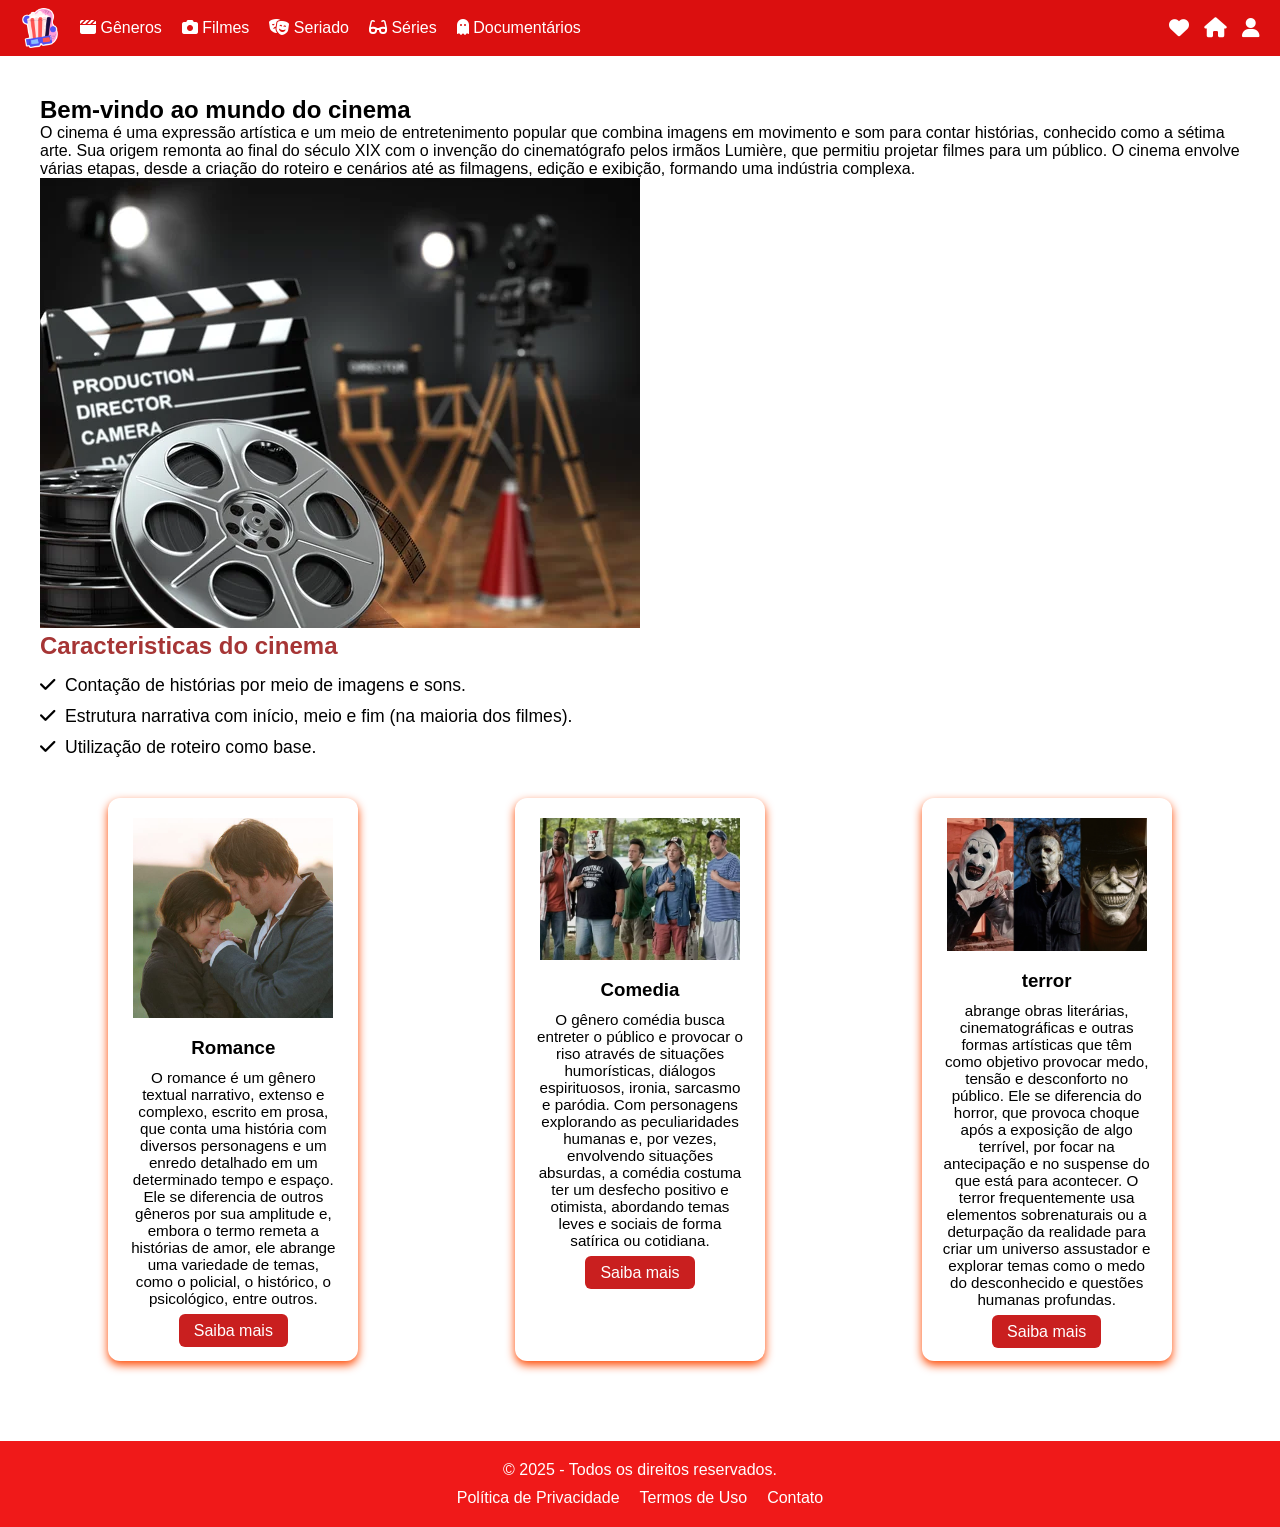
<file: index.html>
<!DOCTYPE html>
<html lang="pt-BR">
<head>
    <meta charset="UTF-8">
    <meta name="viewport" content="width=device-width, initial-scale=1.0">
    <title>Cabeçalho com Menu e Ícones</title>

    <!-- Importa os ícones do Font Awesome -->
    <!-- Essa biblioteca possui vários ícones prontos que podem ser usados com <i class="..."> -->
    <link rel="stylesheet" href="https://cdnjs.cloudflare.com/ajax/libs/font-awesome/6.5.0/css/all.min.css"&gt;

    <!-- Arquivo CSS externo onde você vai estilizar o cabeçalho -->
    <link rel="stylesheet" href="estilo1.css">
    <link rel="stylesheet" href="estilo3.css">
</head>
<body>
   
<!-- Cabeçalho da página -->
<header class="cabecalho">
   
    <!-- Container do lado esquerdo: logo + menu -->
    <div class="container-esquerda">

        <!-- Logo do site -->
        <img src="cinema.png" alt="Logo" class="logo">

        <!-- Menu principal -->
        <ul class="lista-menu">

            <!-- ITEM 1: Programação -->
            <li>
                <!-- Ícone de código (fas = sólido, fa-code = ícone de código) -->
                <i class="fa-solid fa-clapperboard"></i> Gêneros</a>

                <!-- Submenu com linguagens -->
                <ul>
                    <!-- Ícone do Python (fab = marcas, fa-python = logo Python) -->
                    <li><a href="#"><i class="fab fa-python"></i> Romance</a></li>
                    <!-- Ícone do Java -->
                    <li><a href="#"><i class="fab fa-java"></i> Comedia</a></li>
                    <!-- Ícone do JavaScript -->
                    <li><a href="#"><i class="fab fa-js-square"></i> terror</a></li>
                </ul>
            </li>

            <!-- ITEM 2: Front-end -->
            <li>
                <!-- Ícone laptop/código -->
                <i class="fa-solid fa-camera"></i> Filmes</a>
                <ul>
                    <li><a href="miranha.html"><i class="fab fa-html5"></i> Homem Aranha</a></li>
                    <li><a href="enrolados.html"><i class="fab fa-css3-alt"></i> Enrolados</a></li>
                    <li><a href="hotel.html"><i class="fab fa-react"></i> Hotel Transilvania</a></li>
                </ul>
            </li>

            <!-- ITEM 3: Infraestrutura -->
            <li>
                <i class="fa-solid fa-masks-theater"></i> Seriado</a>
                <ul>
                    <li><a href="gg.html"><i class="fas fa-network-wired"></i> Gilmore Girls</a></li>
                    <li><a href="amigo.html"><i class="fas fa-cloud"></i> Friends</a></li>
                </ul>
            </li>

            <!-- ITEM 4: Business -->
            <li>
                <i class="fa-solid fa-glasses"></i> Séries</a>
                <ul>
                    <li><a href="st.html"><i class="fas fa-chart-line"></i> Stranger things</a></li>
                    <li><a href="ob.html"><i class="fas fa-handshake"></i> outer banks</a></li>
                </ul>
            </li>

            <!-- ITEM 5: Design & UX -->
            <li>
                <i class="fa-solid fa-ghost"></i> Documentários</a>
                <ul>
                    <li><a href="jefry.html"><i class="fas fa-paint-brush"></i> Jeffrey Dahmer</a></li>
                    <li><a href="monstro.html"><i class="fas fa-drafting-compass"></i> Monstros</a></li>
                </ul>
            </li>
        </ul>
    </div>

    <!-- Container do lado direito: ícones de atalho -->
    <div class="container-direita">
        <!-- Ícone de coração -->
        <a href="#"><i class="fas fa-heart"></i></a>
        <!-- Ícone de home -->
        <a href="#"><i class="fas fa-home"></i></a>
        <!-- Ícone de usuário -->
        <a href="#"><i class="fas fa-user"></i></a>
    </div>
</header>
<main class="conteudo">
    <section class="introduçao">
        <h1>Bem-vindo ao mundo do cinema</h1>
        <p>O cinema é uma expressão artística e um meio de entretenimento popular que combina imagens em movimento e som para 
            contar histórias, conhecido como a sétima arte. Sua origem remonta ao final do século XIX com o invenção do cinematógrafo pelos irmãos Lumière, que permitiu projetar filmes para um público. O cinema envolve várias etapas,
             desde a criação do roteiro e cenários até as filmagens, edição e exibição, formando uma indústria complexa. </p>
             <img src="cines.jpg" alt="imagem cinema">
    </section>
    <section class="beneficios">
        <h2>Caracteristicas do cinema</h2>
        <ul>
            <li><i class="fa-solid fa-check"></i>Contação de histórias por meio de imagens e sons.</li>
            <li><i class="fa-solid fa-check"></i>Estrutura narrativa com início, meio e fim (na maioria dos filmes).</li>
            <li><i class="fa-solid fa-check"></i>Utilização de roteiro como base.</li>
        </ul>
    </section>

  
    <section class="recursos">
        <h2></h2>
        <div class="cards">
            <div class="card">
                <img src="romance.jpg" alt="generos">
                <h3>Romance</h3>
                <p>O romance é um gênero textual narrativo, extenso e complexo, escrito em prosa, que conta uma história com diversos personagens e um enredo detalhado em um determinado tempo e espaço. Ele se diferencia de outros gêneros por sua amplitude e, embora o termo remeta a histórias de amor, ele abrange uma variedade de temas, como o policial, o histórico, o psicológico, entre outros. </p>
                <a href="index2.html">Saiba mais</a>
            </div>
            <div class="card">
                <img src="gentegrande.jpg" alt="generos">
                <h3>Comedia</h3>
                <p>  O gênero comédia busca entreter o público e provocar o riso através de situações humorísticas, diálogos espirituosos, ironia, sarcasmo e paródia. Com personagens explorando as peculiaridades humanas e, por vezes, envolvendo situações absurdas, a comédia costuma ter um desfecho positivo e otimista, abordando temas leves e sociais de forma satírica ou cotidiana. </p>
                <a href="index3.html">Saiba mais</a>
            </div>
            <div class="card">
                <img src="terror.jpg" alt="generos">
                <h3>terror</h3>
                <p> abrange obras literárias, cinematográficas e outras formas artísticas que têm como objetivo provocar medo, tensão e desconforto no público. Ele se diferencia do horror, que provoca choque após a exposição de algo terrível, por focar na antecipação e no suspense do que está para acontecer. O terror frequentemente usa elementos sobrenaturais ou a deturpação da realidade para criar um universo assustador e explorar temas como o medo do desconhecido e questões humanas profundas. </p>
                <a href="index4.html">Saiba mais</a>
            </div>
        </div>
    </section>
</main>
<footer class="rodape">
    <div class="container-rodape">
        <p>&copy; 2025 - Todos os direitos reservados.</p>
        <ul class="links-rodape">
            <li><a href="#">Política de Privacidade</a></li>
            <li><a href="#">Termos de Uso</a></li>
            <li><a href="#">Contato</a></li>
        </ul>
    </div>
</footer>
</body>
</html>
</file>
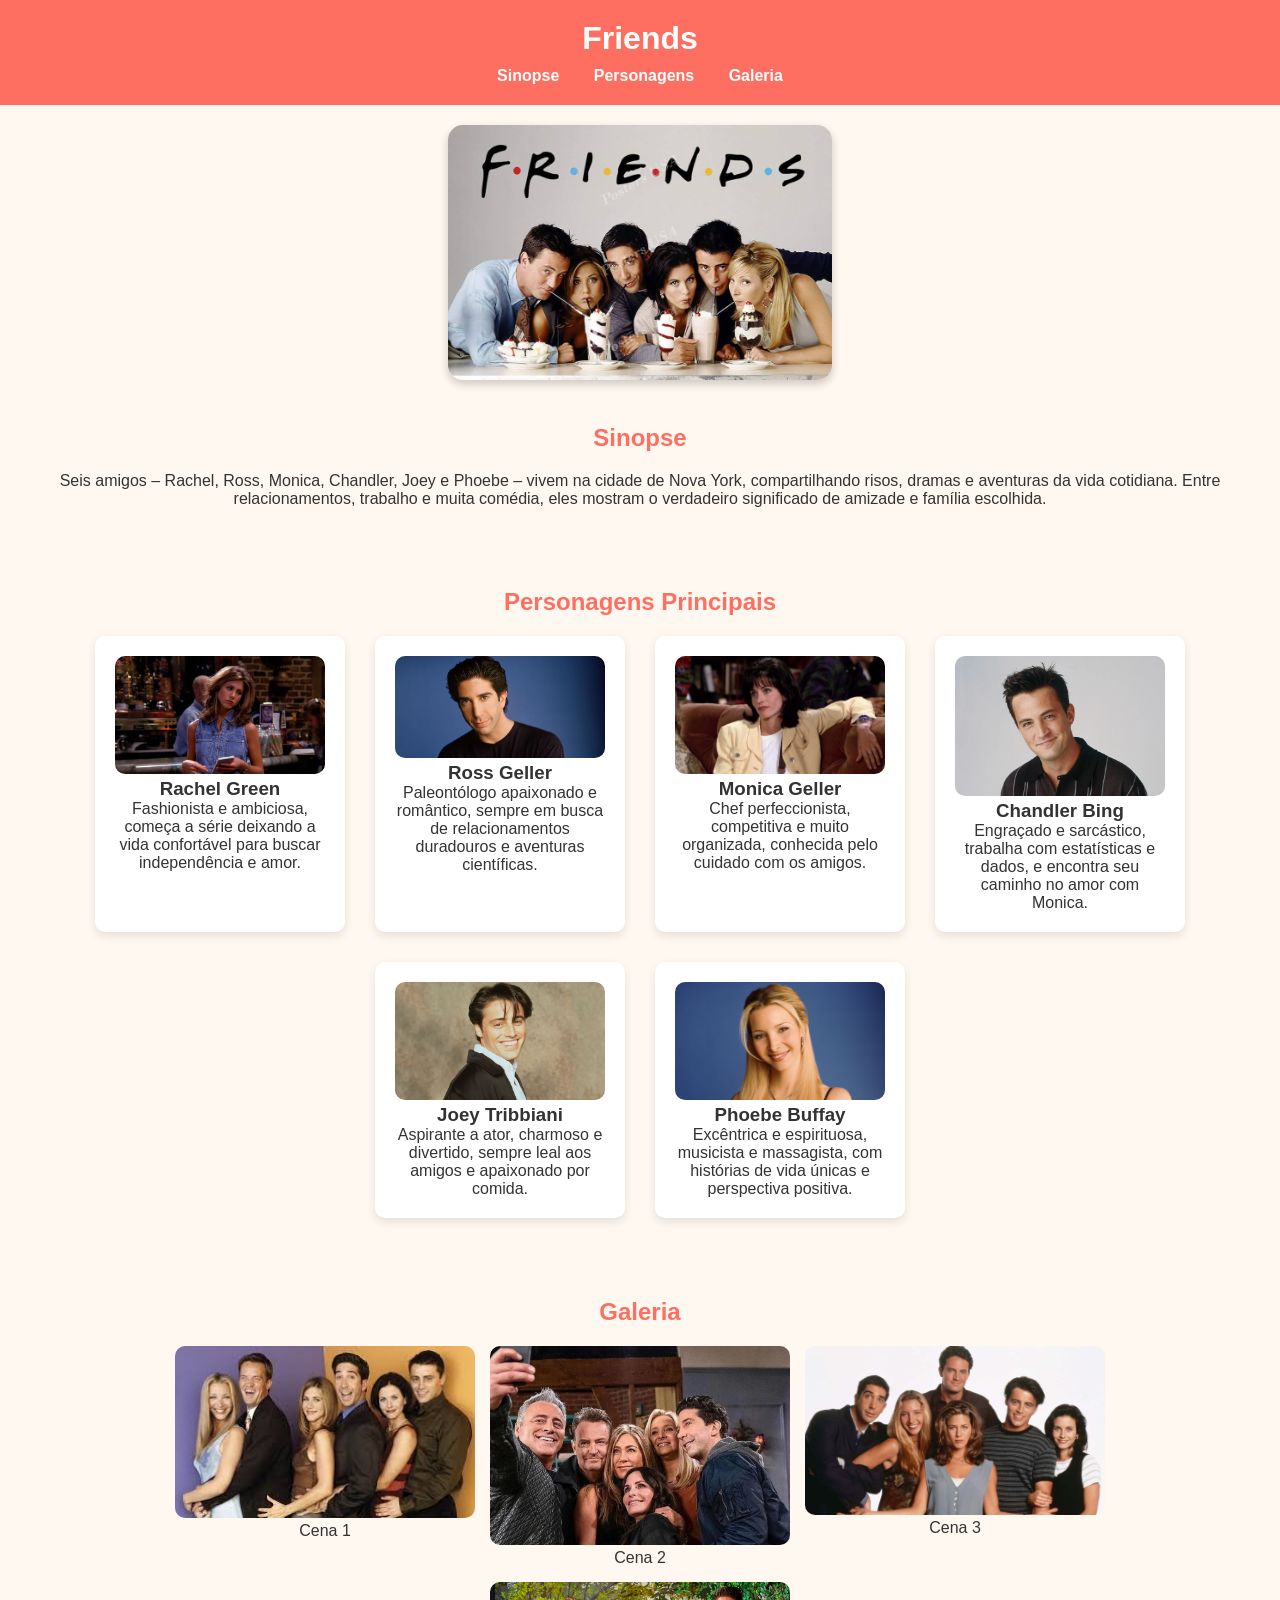
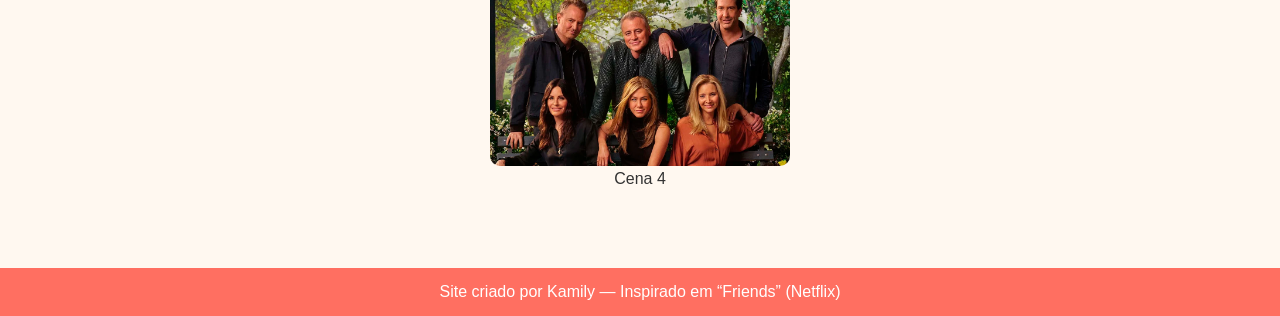
<file: amigo.html>
<!DOCTYPE html>
<html lang="pt-br">
<head>
    <meta charset="UTF-8">
    <meta name="viewport" content="width=device-width, initial-scale=1.0">
    <title>Friends - Série</title>
    <meta name="description" content="Página sobre Friends: sinopse, personagens e galeria de imagens.">
    <link rel="stylesheet" href="amigo.css">
</head>
<body>
    <header>
        <h1>Friends</h1>
        <nav>
            <a href="#sinopse" aria-label="Ir para Sinopse">Sinopse</a>
            <a href="#personagens" aria-label="Ir para Personagens">Personagens</a>
            <a href="#galeria" aria-label="Ir para Galeria">Galeria</a>
        </nav>
    </header>

    <section id="banner">
        <img src="fr.jpg" alt="Banner Friends">
    </section>

    <main>
        <section id="sinopse" class="conteudo">
            <h2>Sinopse</h2>
            <p>
                Seis amigos – Rachel, Ross, Monica, Chandler, Joey e Phoebe – vivem na cidade de Nova York, 
                compartilhando risos, dramas e aventuras da vida cotidiana. Entre relacionamentos, trabalho e 
                muita comédia, eles mostram o verdadeiro significado de amizade e família escolhida.
            </p>
        </section>

        <section id="personagens" class="conteudo">
            <h2>Personagens Principais</h2>
            <div class="cards">
                <article class="card">
                    <img src="raquel.jpg" alt="Rachel Green">
                    <h3>Rachel Green</h3>
                    <p>Fashionista e ambiciosa, começa a série deixando a vida confortável para buscar independência e amor.</p>
                </article>
                <article class="card">
                    <img src="ross.jpg" alt="Ross Geller">
                    <h3>Ross Geller</h3>
                    <p>Paleontólogo apaixonado e romântico, sempre em busca de relacionamentos duradouros e aventuras científicas.</p>
                </article>
                <article class="card">
                    <img src="monica.jpg" alt="Monica Geller">
                    <h3>Monica Geller</h3>
                    <p>Chef perfeccionista, competitiva e muito organizada, conhecida pelo cuidado com os amigos.</p>
                </article>
                <article class="card">
                    <img src="cha.jpg" alt="Chandler Bing">
                    <h3>Chandler Bing</h3>
                    <p>Engraçado e sarcástico, trabalha com estatísticas e dados, e encontra seu caminho no amor com Monica.</p>
                </article>
                <article class="card">
                    <img src="jo.jpg" alt="Joey Tribbiani">
                    <h3>Joey Tribbiani</h3>
                    <p>Aspirante a ator, charmoso e divertido, sempre leal aos amigos e apaixonado por comida.</p>
                </article>
                <article class="card">
                    <img src="pho.jpg" alt="Phoebe Buffay">
                    <h3>Phoebe Buffay</h3>
                    <p>Excêntrica e espirituosa, musicista e massagista, com histórias de vida únicas e perspectiva positiva.</p>
                </article>
            </div>
        </section>

        <section id="galeria" class="conteudo">
            <h2>Galeria</h2>
            <div class="galeria">
                <figure>
                    <img src="casais.jpg" alt="Cena 1">
                    <figcaption>Cena 1</figcaption>
                </figure>
                <figure>
                    <img src="velhos.jpg" alt="Cena 2">
                    <figcaption>Cena 2</figcaption>
                </figure>
                <figure>
                    <img src="30anos.jpg" alt="Cena 3">
                    <figcaption>Cena 3</figcaption>
                </figure>
                <figure>
                    <img src="fri.jpg" alt="Cena 4">
                    <figcaption>Cena 4</figcaption>
                </figure>
            </div>
        </section>
    </main>

    <footer>
        <p>Site criado por Kamily — Inspirado em “Friends” (Netflix)</p>
    </footer>
</body>
</html>
</file>
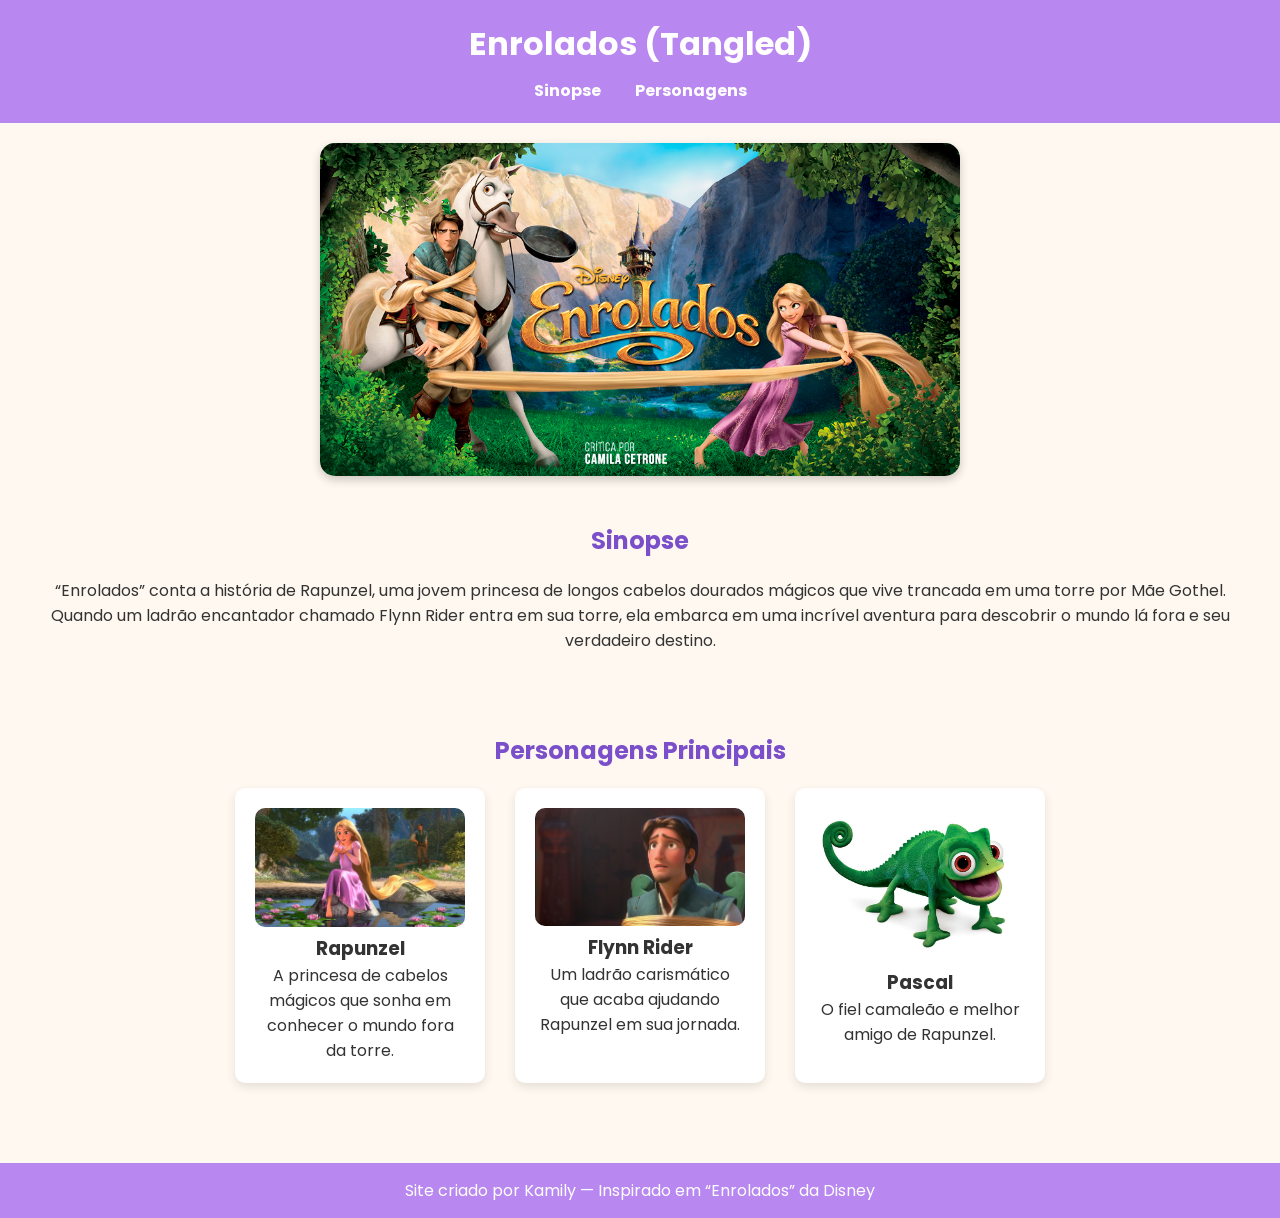
<file: enrolados.html>
<!DOCTYPE html>
<html lang="pt-br">
<head>
    <meta charset="UTF-8">
    <meta name="viewport" content="width=device-width, initial-scale=1.0">
    <title>Enrolados - Filme da Disney</title>
    <link rel="stylesheet" href="enrolados.css">
</head>
<body>
    <header>
        <h1> Enrolados (Tangled)</h1>
        <nav>
            <a href="#sinopse">Sinopse</a>
            <a href="#personagens">Personagens</a>
            
        </nav>
    </header>

    <section id="banner">
        <img src="enrolados.jpg" alt="Capa do filme Enrolados">
    </section>

    <section id="sinopse" class="conteudo">
        <h2> Sinopse</h2>
        <p>
            “Enrolados” conta a história de Rapunzel, uma jovem princesa de longos cabelos dourados mágicos
            que vive trancada em uma torre por Mãe Gothel. Quando um ladrão encantador chamado Flynn Rider
            entra em sua torre, ela embarca em uma incrível aventura para descobrir o mundo lá fora e seu verdadeiro destino.
        </p>
    </section>

    <section id="personagens" class="conteudo">
        <h2> Personagens Principais</h2>
        <div class="cards">
            <div class="card">
                <img src="rapunzel.jpg" alt="Rapunzel">
                <h3>Rapunzel</h3>
                <p>A princesa de cabelos mágicos que sonha em conhecer o mundo fora da torre.</p>
            </div>
            <div class="card">
                <img src="jose.jpg" alt="Flynn Rider">
                <h3>Flynn Rider</h3>
                <p>Um ladrão carismático que acaba ajudando Rapunzel em sua jornada.</p>
            </div>
            <div class="card">
                <img src="pascal.jpg" alt="Pascal">
                <h3>Pascal</h3>
                <p>O fiel camaleão e melhor amigo de Rapunzel.</p>
            </div>
        </div>
    </section>

   

    <footer>
        <p> Site criado por Kamily — Inspirado em “Enrolados” da Disney </p>
    </footer>
</body>
</html>
</file>
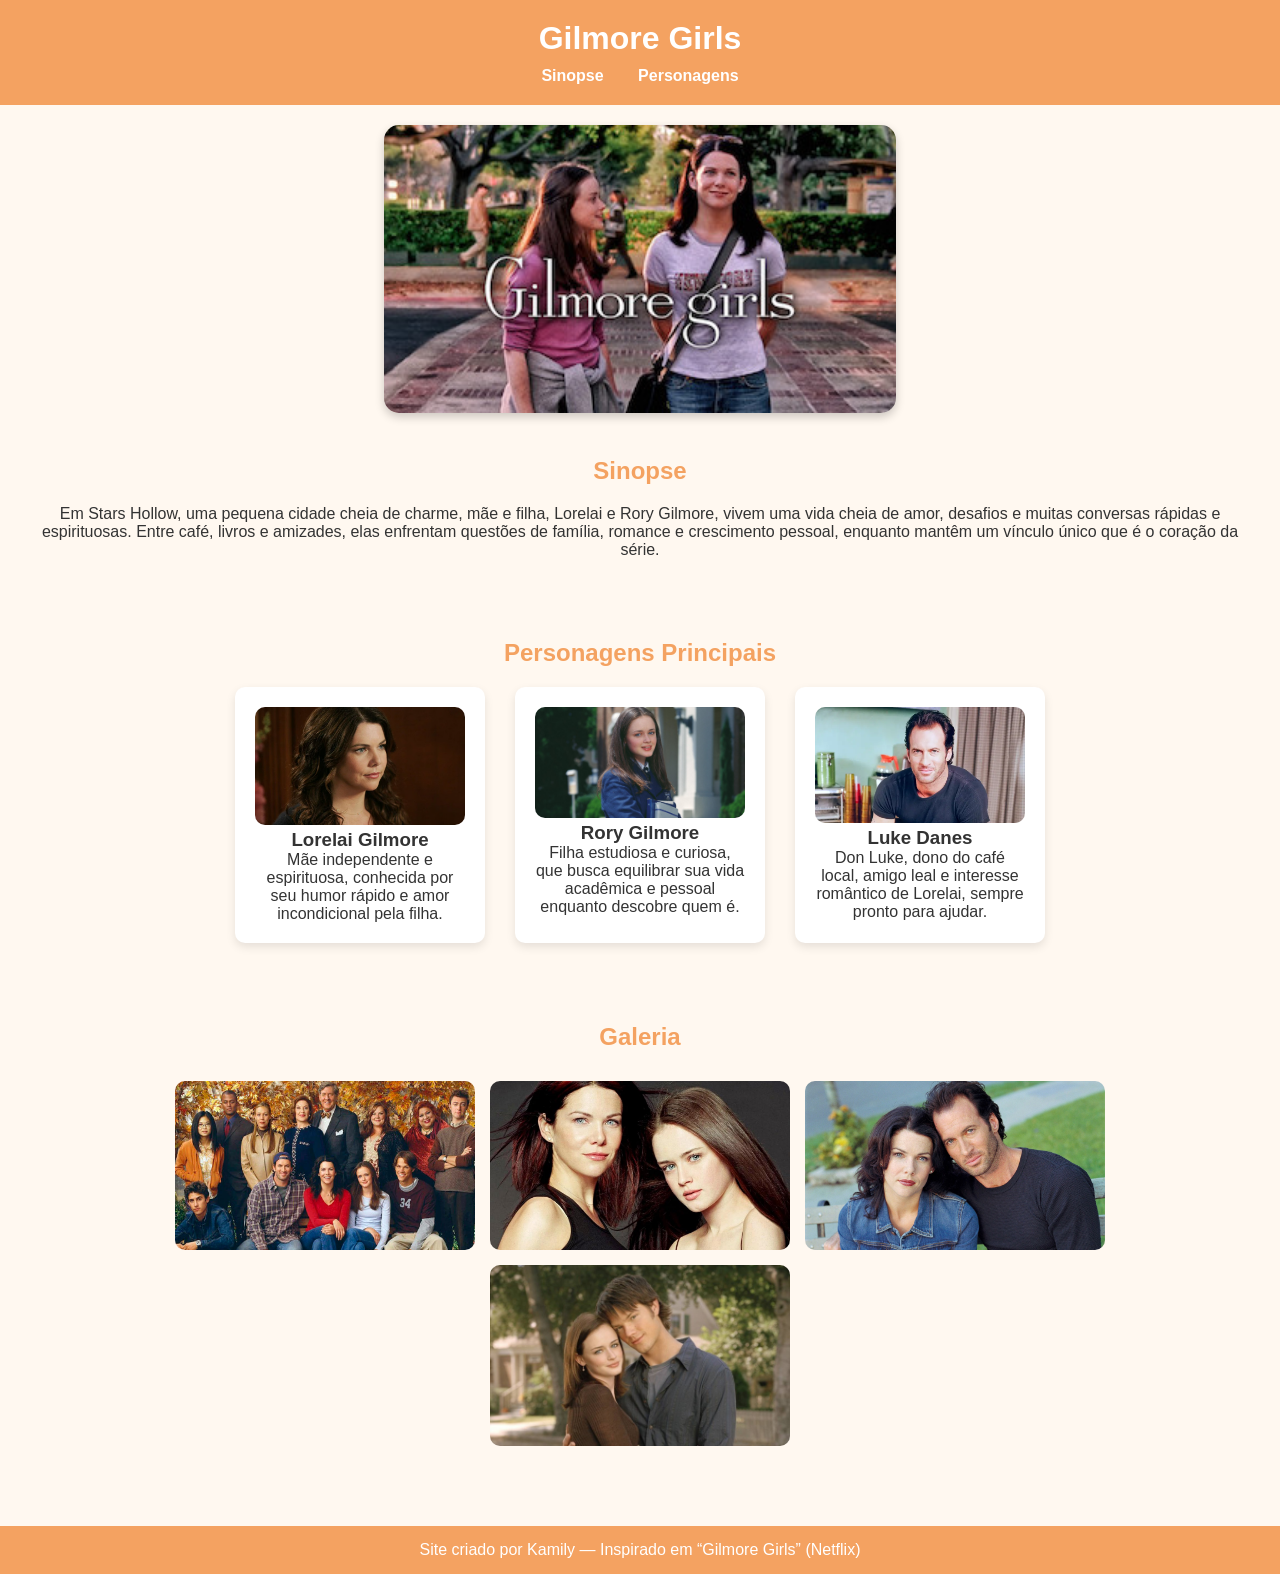
<file: gg.html>
<!DOCTYPE html>
<html lang="pt-br">
<head>
    <meta charset="UTF-8">
    <meta name="viewport" content="width=device-width, initial-scale=1.0">
    <title>Gilmore Girls - Série</title>
    <link rel="stylesheet" href="gg.css">
</head>
<body>
    <header>
        <h1>Gilmore Girls</h1>
        <nav>
            <a href="#sinopse">Sinopse</a>
            <a href="#personagens">Personagens</a>
          
        </nav>
    </header>

    <section id="banner">
        <img src="gilmore-girls.jpg" alt="Banner Gilmore Girls">
    </section>

    <section id="sinopse" class="conteudo">
        <h2>Sinopse</h2>
        <p>
            Em Stars Hollow, uma pequena cidade cheia de charme, mãe e filha, Lorelai e Rory Gilmore, 
            vivem uma vida cheia de amor, desafios e muitas conversas rápidas e espirituosas. Entre 
            café, livros e amizades, elas enfrentam questões de família, romance e crescimento pessoal, 
            enquanto mantêm um vínculo único que é o coração da série.
        </p>
    </section>

    <section id="personagens" class="conteudo">
        <h2>Personagens Principais</h2>
        <div class="cards">
            <div class="card">
                <img src="lorelai.jpg" alt="Lorelai Gilmore">
                <h3>Lorelai Gilmore</h3>
                <p>Mãe independente e espirituosa, conhecida por seu humor rápido e amor incondicional pela filha.</p>
            </div>
            <div class="card">
                <img src="rory.jpg" alt="Rory Gilmore">
                <h3>Rory Gilmore</h3>
                <p>Filha estudiosa e curiosa, que busca equilibrar sua vida acadêmica e pessoal enquanto descobre quem é.</p>
            </div>
            <div class="card">
                <img src="luke.jpg" alt="Luke Danes">
                <h3>Luke Danes</h3>
                <p>Don Luke, dono do café local, amigo leal e interesse romântico de Lorelai, sempre pronto para ajudar.</p>
            </div>
        </div>
    </section>

    <section id="galeria" class="conteudo">
        <h2>Galeria</h2>
        <div class="galeria">
            <img src="gelenco.jpg" alt="Cena 1">
            <img src="2.jpg" alt="Cena 2">
            <img src="3.jpg" alt="Cena 3">
            <img src="dean.jpg" alt="Cena 4">
        </div>
    </section>

    <footer>
        <p>Site criado por Kamily — Inspirado em “Gilmore Girls” (Netflix)</p>
    </footer>
</body>
</html>
</file>
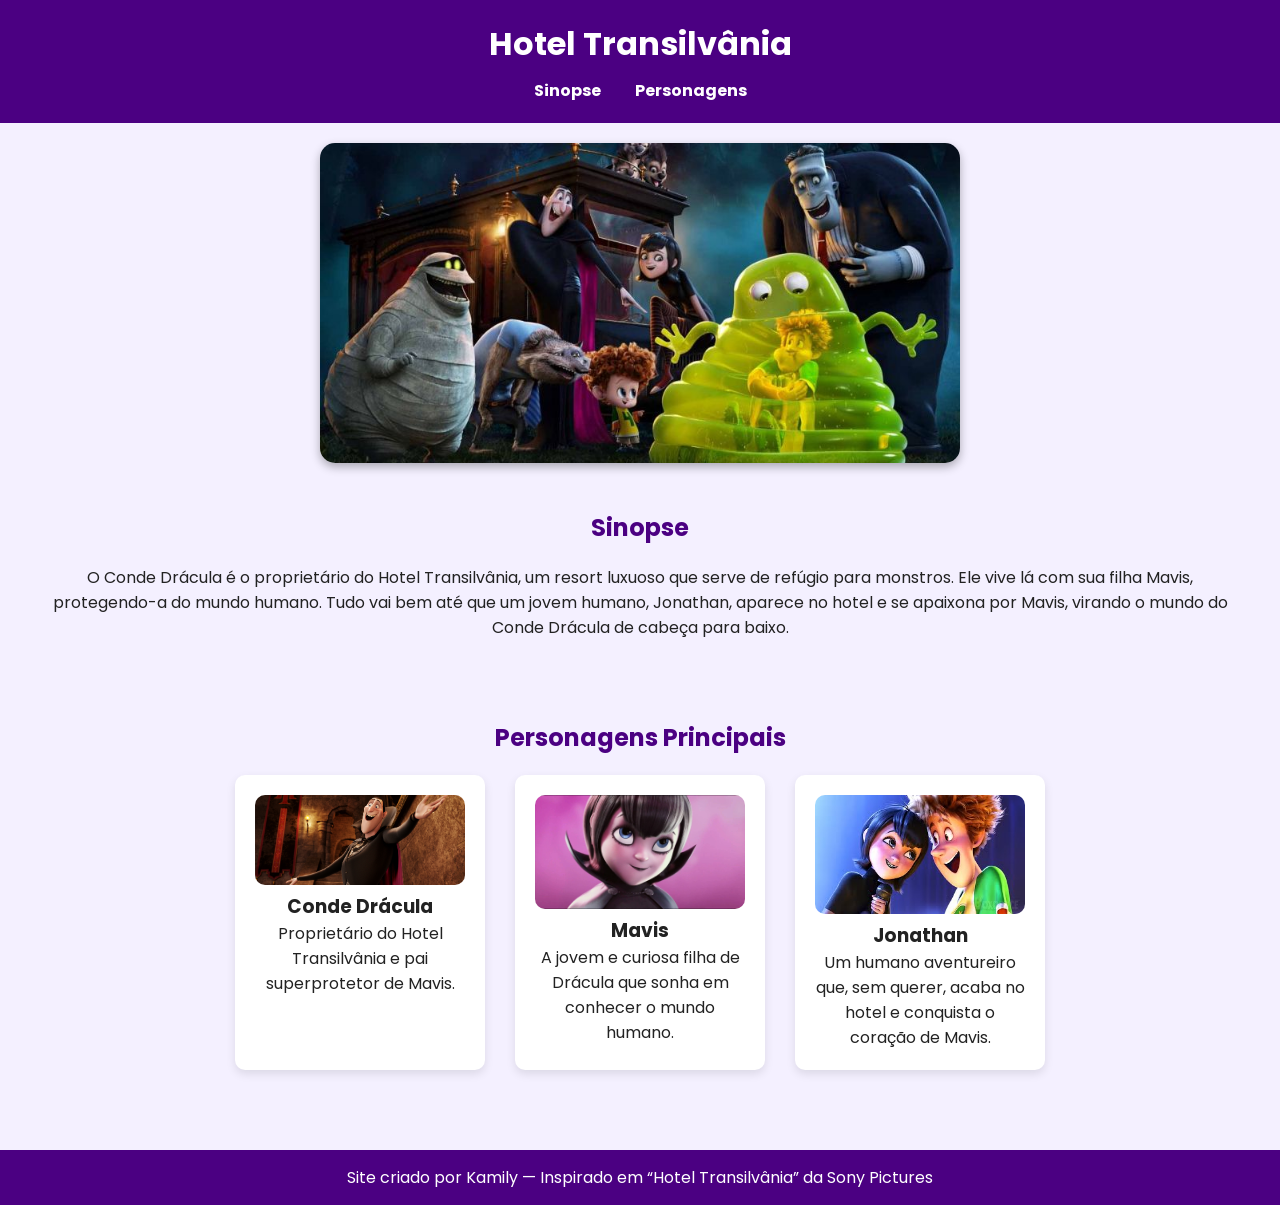
<file: hotel.html>
<!DOCTYPE html>
<html lang="pt-br">
<head>
    <meta charset="UTF-8">
    <meta name="viewport" content="width=device-width, initial-scale=1.0">
    <title>Hotel Transilvânia - Filme</title>
    <link rel="stylesheet" href="hotel.css">
</head>
<body>
    <header>
        <h1> Hotel Transilvânia</h1>
        <nav>
            <a href="#sinopse">Sinopse</a>
            <a href="#personagens">Personagens</a>
           
        </nav>
    </header>

    <section id="banner">
        <img src="hotel.jpg" alt="Capa do filme Hotel Transilvânia">
    </section>

    <section id="sinopse" class="conteudo">
        <h2> Sinopse</h2>
        <p>
            O Conde Drácula é o proprietário do Hotel Transilvânia, um resort luxuoso que serve de refúgio para monstros.
            Ele vive lá com sua filha Mavis, protegendo-a do mundo humano. Tudo vai bem até que um jovem humano, Jonathan,
            aparece no hotel e se apaixona por Mavis, virando o mundo do Conde Drácula de cabeça para baixo.
        </p>
    </section>

    <section id="personagens" class="conteudo">
        <h2> Personagens Principais</h2>
        <div class="cards">
            <div class="card">
                <img src="dracula.jpg" alt="Drácula">
                <h3>Conde Drácula</h3>
                <p>Proprietário do Hotel Transilvânia e pai superprotetor de Mavis.</p>
            </div>
            <div class="card">
                <img src="mavis.jpg"Mavis">
                <h3>Mavis</h3>
                <p>A jovem e curiosa filha de Drácula que sonha em conhecer o mundo humano.</p>
            </div>
            <div class="card">
                <img src="ruivo.jpg" alt="Jonathan">
                <h3>Jonathan</h3>
                <p>Um humano aventureiro que, sem querer, acaba no hotel e conquista o coração de Mavis.</p>
            </div>
        </div>
    </section>

   

    <footer>
        <p> Site criado por Kamily — Inspirado em “Hotel Transilvânia” da Sony Pictures </p>
    </footer>
</body>
</html>
</file>
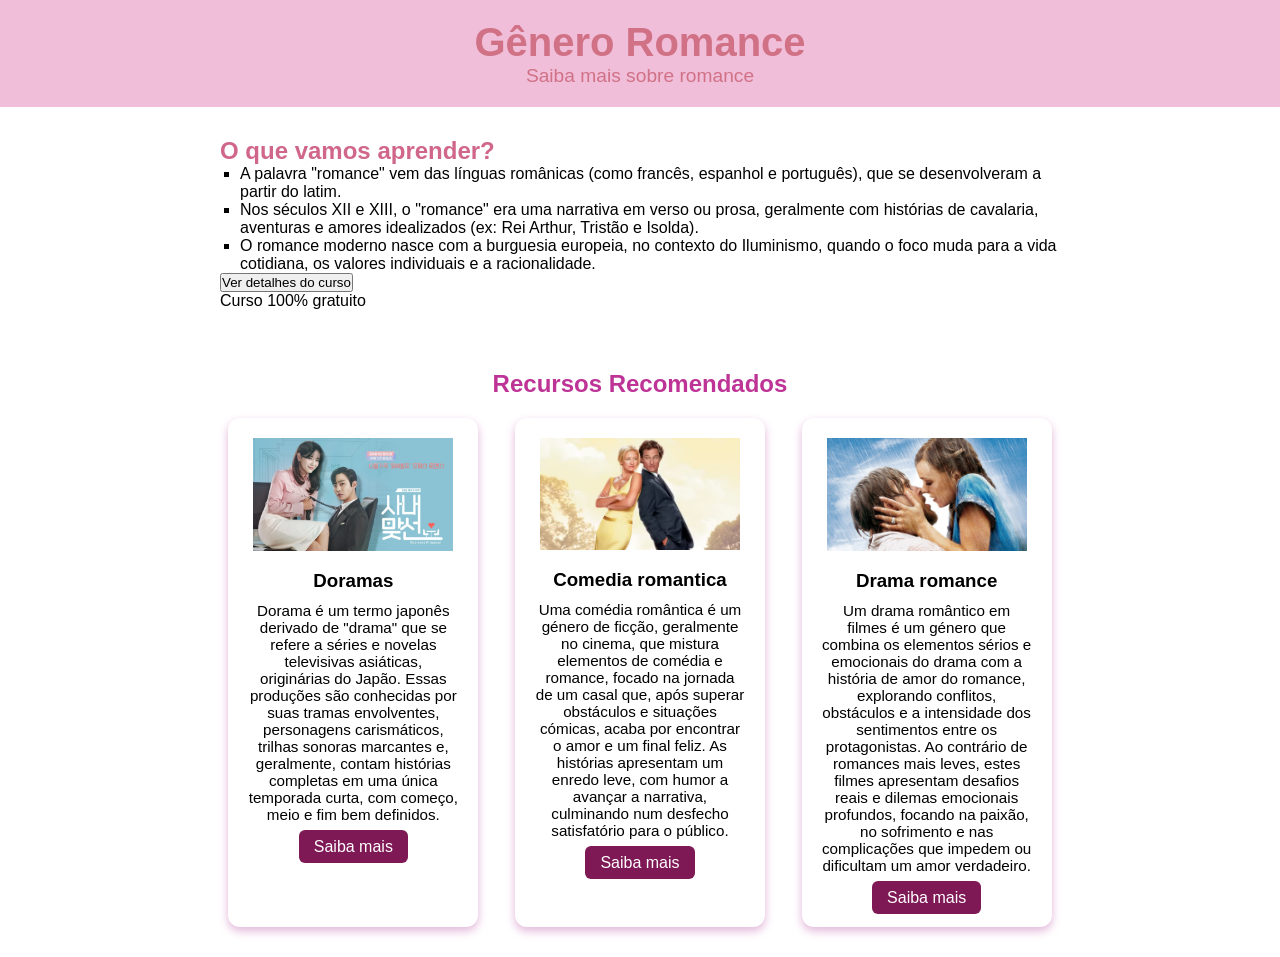
<file: index2.html>
<!DOCTYPE html>
<html lang="en">
<head>
    <meta charset="UTF-8">
    <meta name="viewport" content="width=device-width, initial-scale=1.0">
    <link rel="stylesheet" href="romance.css">
    <title>Document</title>
</head>
<body>
    <header>
        <h1>Gênero Romance</h1>
        <p>Saiba mais sobre romance</p>
    </header>
    <section>
        <h2>O que vamos aprender?</h2>
        <ul>
            <li>A palavra "romance" vem das línguas românicas (como francês, espanhol e português), que se desenvolveram a partir do latim.</li>
            <li>Nos séculos XII e XIII, o "romance" era uma narrativa em verso ou prosa, geralmente com histórias de cavalaria, aventuras e amores idealizados (ex: Rei Arthur, Tristão e Isolda).</li>
            <li>O romance moderno nasce com a burguesia europeia, no contexto do Iluminismo, quando o foco muda para a vida cotidiana, os valores individuais e a racionalidade.</li>
        </ul>
        <button onclick="mostrarDetalhes()">Ver detalhes do curso</button>
        <div class="detalhes" id="detalhes">
            <p>Curso 100% gratuito</p>
        </div>
    </section>
    <script>
        function mostrarDetalhes() {
            const detalhes = document.getElementById("detalhes");
            if (detalhes.style.display === "block") {
                detalhes.style.display = "none";
            } else {
                detalhes.style.display = "block";
            }
        }
    </script>

<section class="recursos">
    <h2>Recursos Recomendados</h2>
    <div class="cards">
        <div class="card">
            <img src="dorama.jpg" alt="Doramas">
            <h3>Doramas</h3>
            <p>Dorama é um termo japonês derivado de "drama" que se refere a séries e novelas televisivas asiáticas, originárias do Japão. Essas produções são conhecidas por suas tramas envolventes, personagens carismáticos, trilhas sonoras marcantes e, geralmente, contam histórias completas em uma única temporada curta, com começo, meio e fim bem definidos. </p>
            <a href= "https://pt.wikipedia.org/wiki/Drama_coreano" >Saiba mais</a>
        </div>
        <div class="card">
            <img src="rc.jpg" alt="Comedia romantica">
            <h3>Comedia romantica</h3>
            <p>Uma comédia romântica é um género de ficção, geralmente no cinema, que mistura elementos de comédia e romance, focado na jornada de um casal que, após superar obstáculos e situações cómicas, acaba por encontrar o amor e um final feliz. As histórias apresentam um enredo leve, com humor a avançar a narrativa, culminando num desfecho satisfatório para o público. </p>
            <a href="https://pt.wikipedia.org/wiki/Com%C3%A9dia_rom%C3%A2ntica#:">Saiba mais</a>
        </div>
        <div class="card">
            <img src="diario.jpg" alt="disney">
            <h3>Drama romance</h3>
            <p>Um drama romântico em filmes é um género que combina os elementos sérios e emocionais do drama com a história de amor do romance, explorando conflitos, obstáculos e a intensidade dos sentimentos entre os protagonistas. Ao contrário de romances mais leves, estes filmes apresentam desafios reais e dilemas emocionais profundos, focando na paixão, no sofrimento e nas complicações que impedem ou dificultam um amor verdadeiro. </p>
            <a href="https://pt.wikipedia.org/wiki/Romance_(cinema)#:">Saiba mais</a>
        </div>
    </div>
</section>
</body>
</html>
</file>
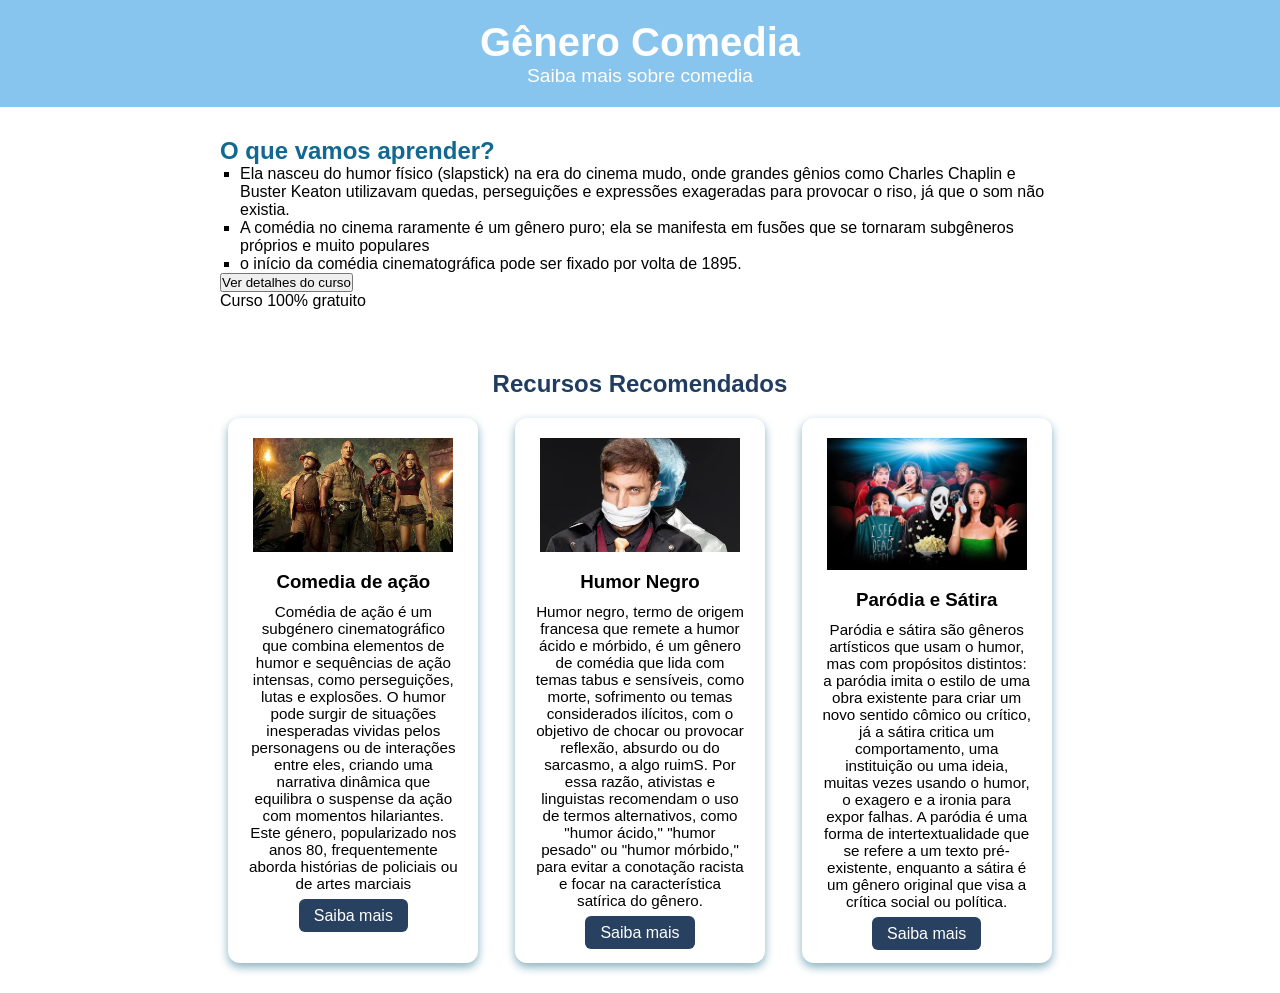
<file: index3.html>
<!DOCTYPE html>
<html lang="en">
<head>
    <meta charset="UTF-8">
    <meta name="viewport" content="width=device-width, initial-scale=1.0">
    <link rel="stylesheet" href="comedia.css">
    <title>Document</title>
</head>
<body>
    <header>
        <h1>Gênero Comedia </h1>
        <p>Saiba mais sobre comedia</p>
    </header>
    <section>
        <h2>O que vamos aprender?</h2>
        <ul>
            <li>Ela nasceu do humor físico (slapstick) na era do cinema mudo, onde grandes gênios como Charles Chaplin e Buster Keaton utilizavam quedas, perseguições e expressões exageradas para provocar o riso, já que o som não existia.</li>
            <li>A comédia no cinema raramente é um gênero puro; ela se manifesta em fusões que se tornaram subgêneros próprios e muito populares </li>
            <li>o início da comédia cinematográfica pode ser fixado por volta de 1895.

            </li>
        </ul>
        <button onclick="mostrarDetalhes()">Ver detalhes do curso</button>
        <div class="detalhes" id="detalhes">
            <p>Curso 100% gratuito</p>
        </div>
    </section>
    <script>
        function mostrarDetalhes() {
            const detalhes = document.getElementById("detalhes");
            if (detalhes.style.display === "block") {
                detalhes.style.display = "none";
            } else {
                detalhes.style.display = "block";
            }
        }
    </script>

<section class="recursos">
    <h2>Recursos Recomendados</h2>
    <div class="cards">
        <div class="card">
            <img src="jumanji.jpg" alt="Comedia de ação">
            <h3>Comedia de ação</h3>
            <p>Comédia de ação é um subgénero cinematográfico que combina elementos de humor e sequências de ação intensas, como perseguições, lutas e explosões. O humor pode surgir de situações inesperadas vividas pelos personagens ou de interações entre eles, criando uma narrativa dinâmica que equilibra o suspense da ação com momentos hilariantes. Este género, popularizado nos anos 80, frequentemente aborda histórias de policiais ou de artes marciais </p>
            <a href= "https://en.m.wikipedia.org/wiki/Action_comedy#Film" >Saiba mais</a>
        </div>
        <div class="card">
            <img src="humornegro.jpg" alt="Humor Negro">
            <h3>Humor Negro</h3>
            <p> Humor negro, termo de origem francesa que remete a humor ácido e mórbido, é um gênero de comédia que lida com temas tabus e sensíveis, como morte, sofrimento ou temas considerados ilícitos, com o objetivo de chocar ou provocar reflexão,  absurdo ou do sarcasmo, a algo ruimS. Por essa razão, ativistas e linguistas recomendam o uso de termos alternativos, como "humor ácido," "humor pesado" ou "humor mórbido," para evitar a conotação racista e focar na característica satírica do gênero.  </p>
            <a href="https://pt.wikipedia.org/wiki/Humor_negro">Saiba mais</a>
        </div>
        <div class="card">
            <img src="satira.jpg" alt="Paródia e Sátira">
            <h3>Paródia e Sátira</h3>
            <p> Paródia e sátira são gêneros artísticos que usam o humor, mas com propósitos distintos: a paródia imita o estilo de uma obra existente para criar um novo sentido cômico ou crítico, já a sátira critica um comportamento, uma instituição ou uma ideia, muitas vezes usando o humor, o exagero e a ironia para expor falhas. A paródia é uma forma de intertextualidade que se refere a um texto pré-existente, enquanto a sátira é um gênero original que visa a crítica social ou política. </p>
            <a href="https://www.google.com/search?q=parodia+e+satira&rlz">Saiba mais</a>
        </div>
    </div>
</section>
</body>
</html>
</file>
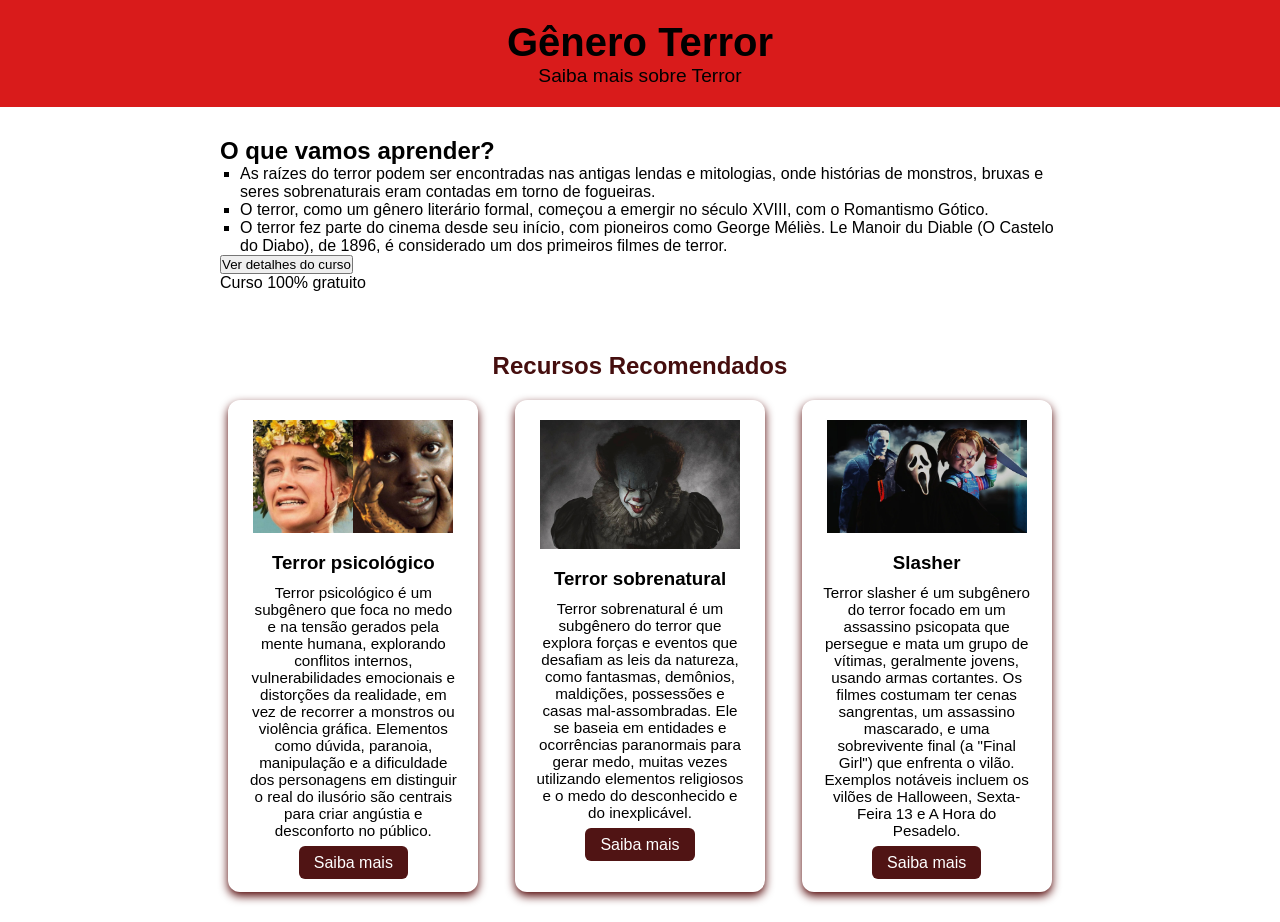
<file: index4.html>
<!DOCTYPE html>
<html lang="en">
<head>
    <meta charset="UTF-8">
    <meta name="viewport" content="width=device-width, initial-scale=1.0">
    <link rel="stylesheet" href="terror.css">
    <title>Document</title>
</head>
<body>
    <header>
        <h1>Gênero Terror </h1>
        <p>Saiba mais sobre Terror</p>
    </header>
    <section>
        <h2>O que vamos aprender?</h2>
        <ul>
            <li>As raízes do terror podem ser encontradas nas antigas lendas e mitologias, onde histórias de monstros, bruxas e seres sobrenaturais eram contadas em torno de fogueiras.</li>
            <li>O terror, como um gênero literário formal, começou a emergir no século XVIII, com o Romantismo Gótico.</li>
            <li>O terror fez parte do cinema desde seu início, com pioneiros como George Méliès.
                Le Manoir du Diable (O Castelo do Diabo), de 1896, é considerado um dos primeiros filmes de terror.

            </li>
        </ul>
        <button onclick="mostrarDetalhes()">Ver detalhes do curso</button>
        <div class="detalhes" id="detalhes">
            <p>Curso 100% gratuito</p>
        </div>
    </section>
    <script>
        function mostrarDetalhes() {
            const detalhes = document.getElementById("detalhes");
            if (detalhes.style.display === "block") {
                detalhes.style.display = "none";
            } else {
                detalhes.style.display = "block";
            }
        }
    </script>

<section class="recursos">
    <h2>Recursos Recomendados</h2>
    <div class="cards">
        <div class="card">
            <img src="flores.jpg" alt="Terror psicológico">
            <h3>Terror psicológico</h3>
            <p>Terror psicológico é um subgênero que foca no medo e na tensão gerados pela mente humana, explorando conflitos internos, vulnerabilidades emocionais e distorções da realidade, em vez de recorrer a monstros ou violência gráfica. Elementos como dúvida, paranoia, manipulação e a dificuldade dos personagens em distinguir o real do ilusório são centrais para criar angústia e desconforto no público.  </p>
            <a href= "https://www.google.com/search?q=o%27que+%C3%A9+terror+psicologico&sca_esv" >Saiba mais</a>
        </div>
        <div class="card">
            <img src="sobre.jpg" alt="Terror sobrenatural">
            <h3>Terror sobrenatural</h3>
            <p> Terror sobrenatural é um subgênero do terror que explora forças e eventos que desafiam as leis da natureza, como fantasmas, demônios, maldições, possessões e casas mal-assombradas. Ele se baseia em entidades e ocorrências paranormais para gerar medo, muitas vezes utilizando elementos religiosos e o medo do desconhecido e do inexplicável.   </p>
            <a href="https://www.google.com/search?sca_esv=a1c6a911e61942c7&rlz=">Saiba mais</a>
        </div>
        <div class="card">
            <img src="slasher.jpg" alt="Slasher">
            <h3>Slasher</h3>
            <p> Terror slasher é um subgênero do terror focado em um assassino psicopata que persegue e mata um grupo de vítimas, geralmente jovens, usando armas cortantes. Os filmes costumam ter cenas sangrentas, um assassino mascarado, e uma sobrevivente final (a "Final Girl") que enfrenta o vilão. Exemplos notáveis incluem os vilões de Halloween, Sexta-Feira 13 e A Hora do Pesadelo.  </p>
            <a href="https://www.google.com/search?sca_esv=a1c6a911e61942c7&rlz=">Saiba mais</a>
        </div>
    </div>
</section>
</body>
</html>
</file>
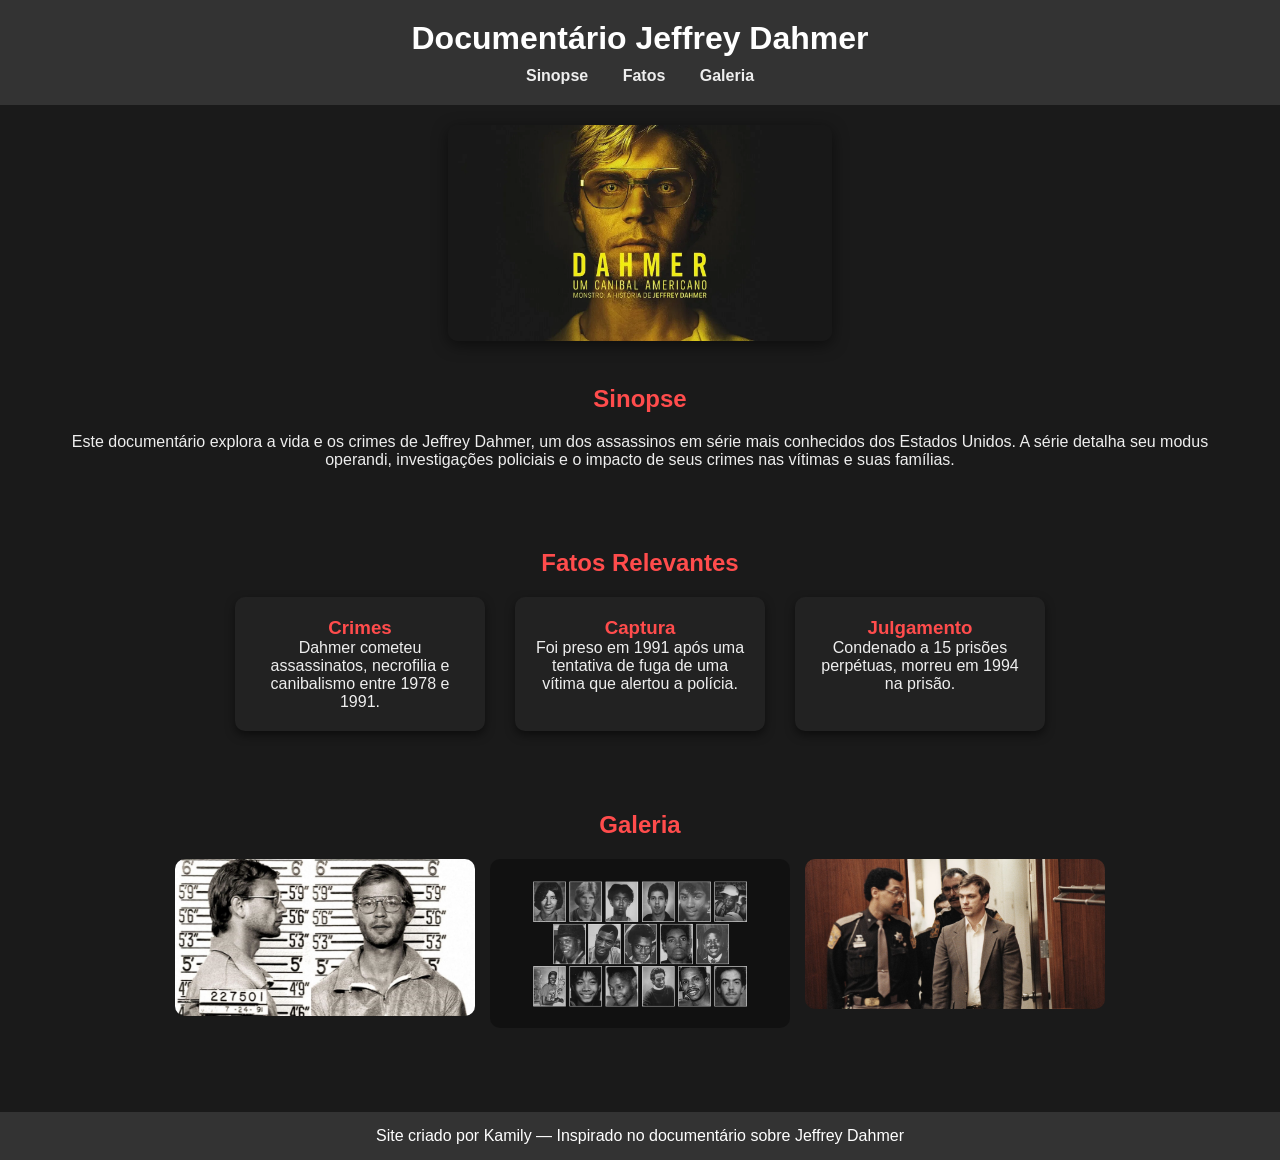
<file: jefry.html>
<!DOCTYPE html>
<html lang="pt-br">
<head>
    <meta charset="UTF-8">
    <meta name="viewport" content="width=device-width, initial-scale=1.0">
    <title>Documentário Jeffrey Dahmer</title>
    <meta name="description" content="Página sobre o documentário de Jeffrey Dahmer: sinopse, fatos e galeria.">
    <link rel="stylesheet" href="jefry.css">
</head>
<body>
    <header>
        <h1>Documentário Jeffrey Dahmer</h1>
        <nav>
            <a href="#sinopse" aria-label="Ir para Sinopse">Sinopse</a>
            <a href="#fatos" aria-label="Ir para Fatos">Fatos</a>
            <a href="#galeria" aria-label="Ir para Galeria">Galeria</a>
        </nav>
    </header>

    <section id="banner">
        <img src="cani.jpg" alt="Banner do documentário Jeffrey Dahmer">
    </section>

    <main>
        <section id="sinopse" class="conteudo">
            <h2>Sinopse</h2>
            <p>
                Este documentário explora a vida e os crimes de Jeffrey Dahmer, um dos assassinos em série mais conhecidos dos Estados Unidos. 
                A série detalha seu modus operandi, investigações policiais e o impacto de seus crimes nas vítimas e suas famílias.
            </p>
        </section>

        <section id="fatos" class="conteudo">
            <h2>Fatos Relevantes</h2>
            <div class="cards">
                <article class="card">
                    <h3>Crimes</h3>
                    <p>Dahmer cometeu assassinatos, necrofilia e canibalismo entre 1978 e 1991.</p>
                </article>
                <article class="card">
                    <h3>Captura</h3>
                    <p>Foi preso em 1991 após uma tentativa de fuga de uma vítima que alertou a polícia.</p>
                </article>
                <article class="card">
                    <h3>Julgamento</h3>
                    <p>Condenado a 15 prisões perpétuas, morreu em 1994 na prisão.</p>
                </article>
            </div>
        </section>

        <section id="galeria" class="conteudo">
            <h2>Galeria</h2>
            <div class="galeria">
                <figure>
                    <img src="preso.jpg" alt="Cena 1">
                    <figcaption></figcaption>
                </figure>
                <figure>
                    <img src="vitimas.jpg" alt="Cena 2">
                    <figcaption></figcaption>
                </figure>
                <figure>
                    <img src="julgamento.jps.avif" alt="Cena 3">
                    <figcaption></figcaption>
                </figure>
            </div>
        </section>
    </main>

    <footer>
        <p>Site criado por Kamily — Inspirado no documentário sobre Jeffrey Dahmer</p>
    </footer>
</body>
</html>
</file>
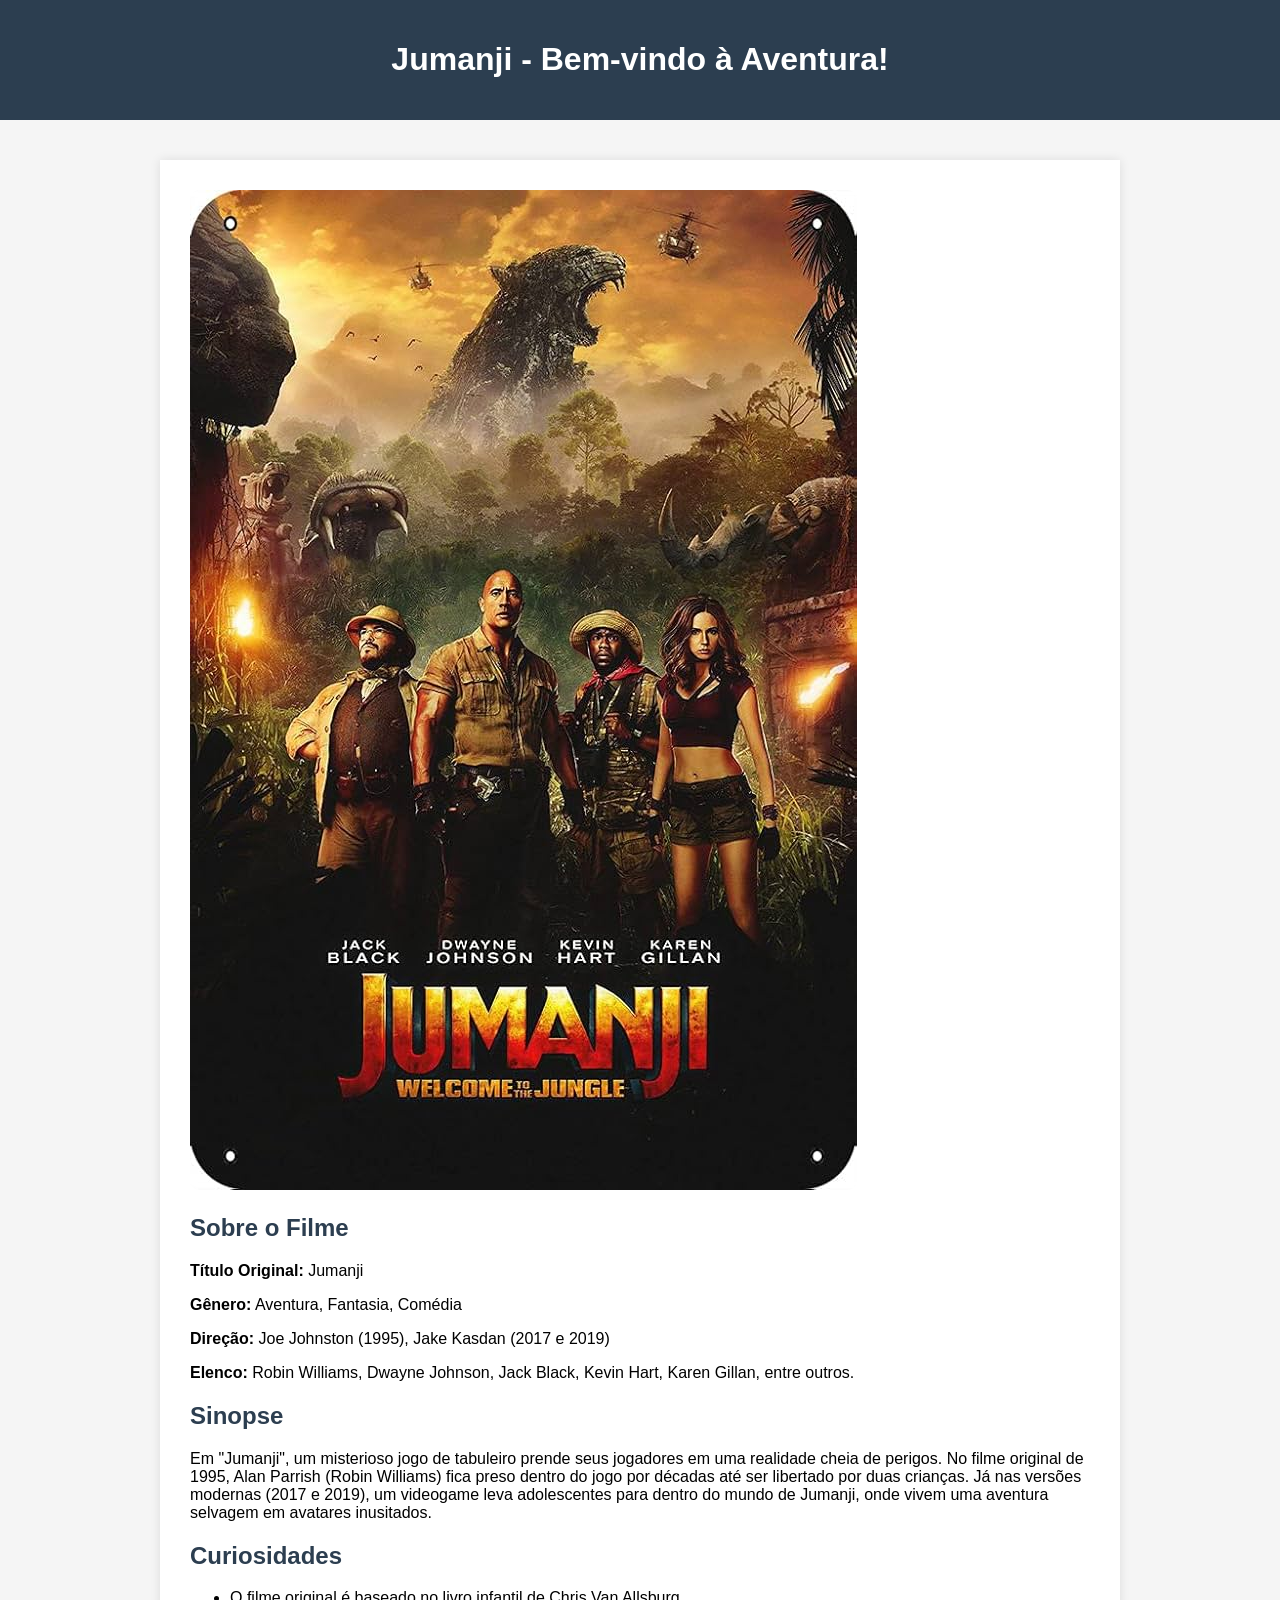
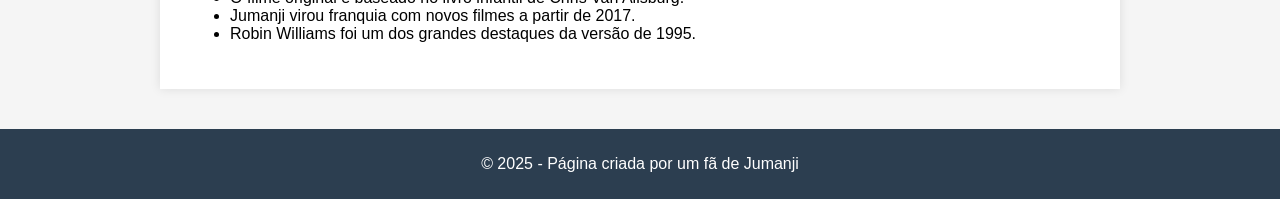
<file: jumanji.html>
<!DOCTYPE html>
<html lang="pt-br">
<head>
    <meta charset="UTF-8">
    <title>Jumanji - O Filme</title>
    <style>
        body {
            font-family: Arial, sans-serif;
            background-color: #f5f5f5;
            margin: 0;
            padding: 0;
        }

        header {
            background-color: #2c3e50;
            color: white;
            padding: 20px;
            text-align: center;
        }

        .container {
            max-width: 900px;
            margin: 40px auto;
            background-color: white;
            padding: 30px;
            box-shadow: 0 0 10px rgba(0,0,0,0.1);
        }

        img {
            max-width: 100%;
            height: auto;
            border-radius: 10px;
        }

        h2 {
            color: #2c3e50;
        }

        footer {
            background-color: #2c3e50;
            color: white;
            text-align: center;
            padding: 10px;
            margin-top: 40px;
        }

        .info {
            margin-top: 20px;
        }
    </style>
</head>
<body>
    <header>
        <h1>Jumanji - Bem-vindo à Aventura!</h1>
    </header>

    <div class="container">
        <img src="therock.jpg" alt="Pôster do filme Jumanji">
        
        <div class="info">
            <h2>Sobre o Filme</h2>
            <p><strong>Título Original:</strong> Jumanji</p>
            <p><strong>Gênero:</strong> Aventura, Fantasia, Comédia</p>
            <p><strong>Direção:</strong> Joe Johnston (1995), Jake Kasdan (2017 e 2019)</p>
            <p><strong>Elenco:</strong> Robin Williams, Dwayne Johnson, Jack Black, Kevin Hart, Karen Gillan, entre outros.</p>
            
            <h2>Sinopse</h2>
            <p>
                Em "Jumanji", um misterioso jogo de tabuleiro prende seus jogadores em uma realidade cheia de perigos. 
                No filme original de 1995, Alan Parrish (Robin Williams) fica preso dentro do jogo por décadas até ser libertado por duas crianças.
                Já nas versões modernas (2017 e 2019), um videogame leva adolescentes para dentro do mundo de Jumanji, onde vivem uma aventura selvagem em avatares inusitados.
            </p>

            <h2>Curiosidades</h2>
            <ul>
                <li>O filme original é baseado no livro infantil de Chris Van Allsburg.</li>
                <li>Jumanji virou franquia com novos filmes a partir de 2017.</li>
                <li>Robin Williams foi um dos grandes destaques da versão de 1995.</li>
            </ul>
        </div>
    </div>

    <footer>
        <p>© 2025 - Página criada por um fã de Jumanji</p>
    </footer>
</body>
</html>
</file>
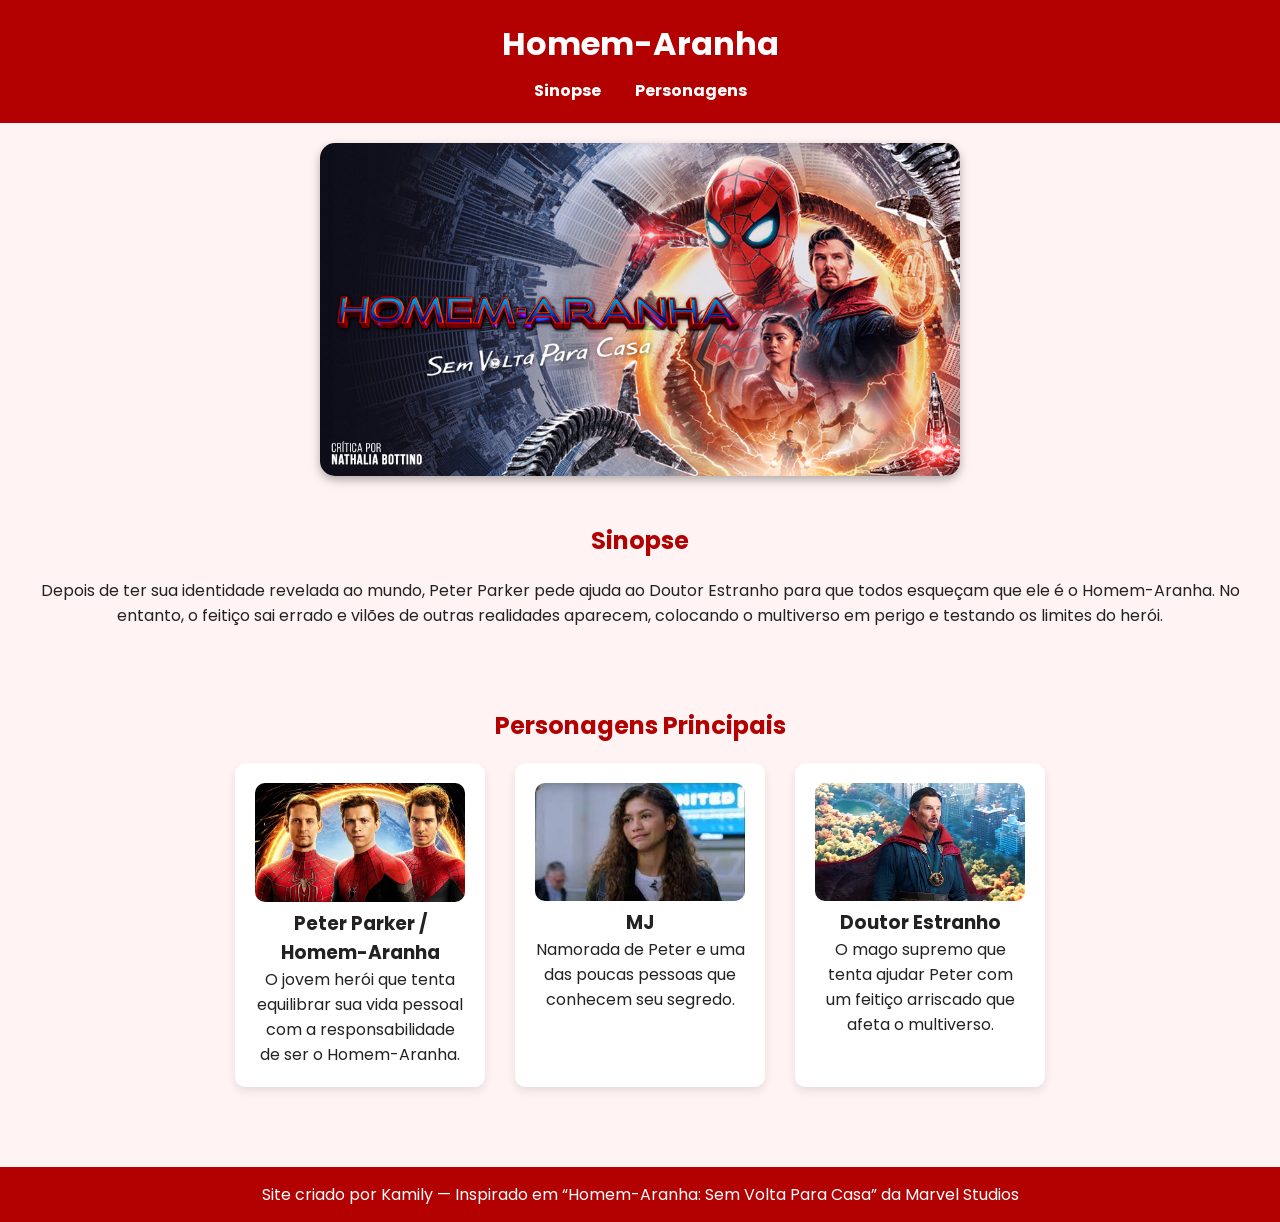
<file: miranha.html>
<!DOCTYPE html>
<html lang="pt-br">
<head>
    <meta charset="UTF-8">
    <meta name="viewport" content="width=device-width, initial-scale=1.0">
    <title>Homem-Aranha - Filme</title>
    <link rel="stylesheet" href="miranha.css">
</head>
<body>
    <header>
        <h1> Homem-Aranha</h1>
        <nav>
            <a href="#sinopse">Sinopse</a>
            <a href="#personagens">Personagens</a>
            
        </nav>
    </header>

    <section id="banner">
        <img src="sem.jpg" alt="Capa do filme Homem-Aranha: Sem Volta Para Casa">
    </section>

    <section id="sinopse" class="conteudo">
        <h2> Sinopse</h2>
        <p>
            Depois de ter sua identidade revelada ao mundo, Peter Parker pede ajuda ao Doutor Estranho
            para que todos esqueçam que ele é o Homem-Aranha. No entanto, o feitiço sai errado e vilões
            de outras realidades aparecem, colocando o multiverso em perigo e testando os limites do herói.
        </p>
    </section>

    <section id="personagens" class="conteudo">
        <h2> Personagens Principais</h2>
        <div class="cards">
            <div class="card">
                <img src="peter.jpg" alt="Homem-Aranha">
                <h3>Peter Parker / Homem-Aranha</h3>
                <p>O jovem herói que tenta equilibrar sua vida pessoal com a responsabilidade de ser o Homem-Aranha.</p>
            </div>
            <div class="card">
                <img src="mj.jpg" alt="MJ">
                <h3>MJ</h3>
                <p>Namorada de Peter e uma das poucas pessoas que conhecem seu segredo.</p>
            </div>
            <div class="card">
                <img src="doutor.jpg" alt="Doutor Estranho">
                <h3>Doutor Estranho</h3>
                <p>O mago supremo que tenta ajudar Peter com um feitiço arriscado que afeta o multiverso.</p>
            </div>
        </div>
    </section>

    

    <footer>
        <p> Site criado por Kamily — Inspirado em “Homem-Aranha: Sem Volta Para Casa” da Marvel Studios </p>
    </footer>
</body>
</html>
</file>
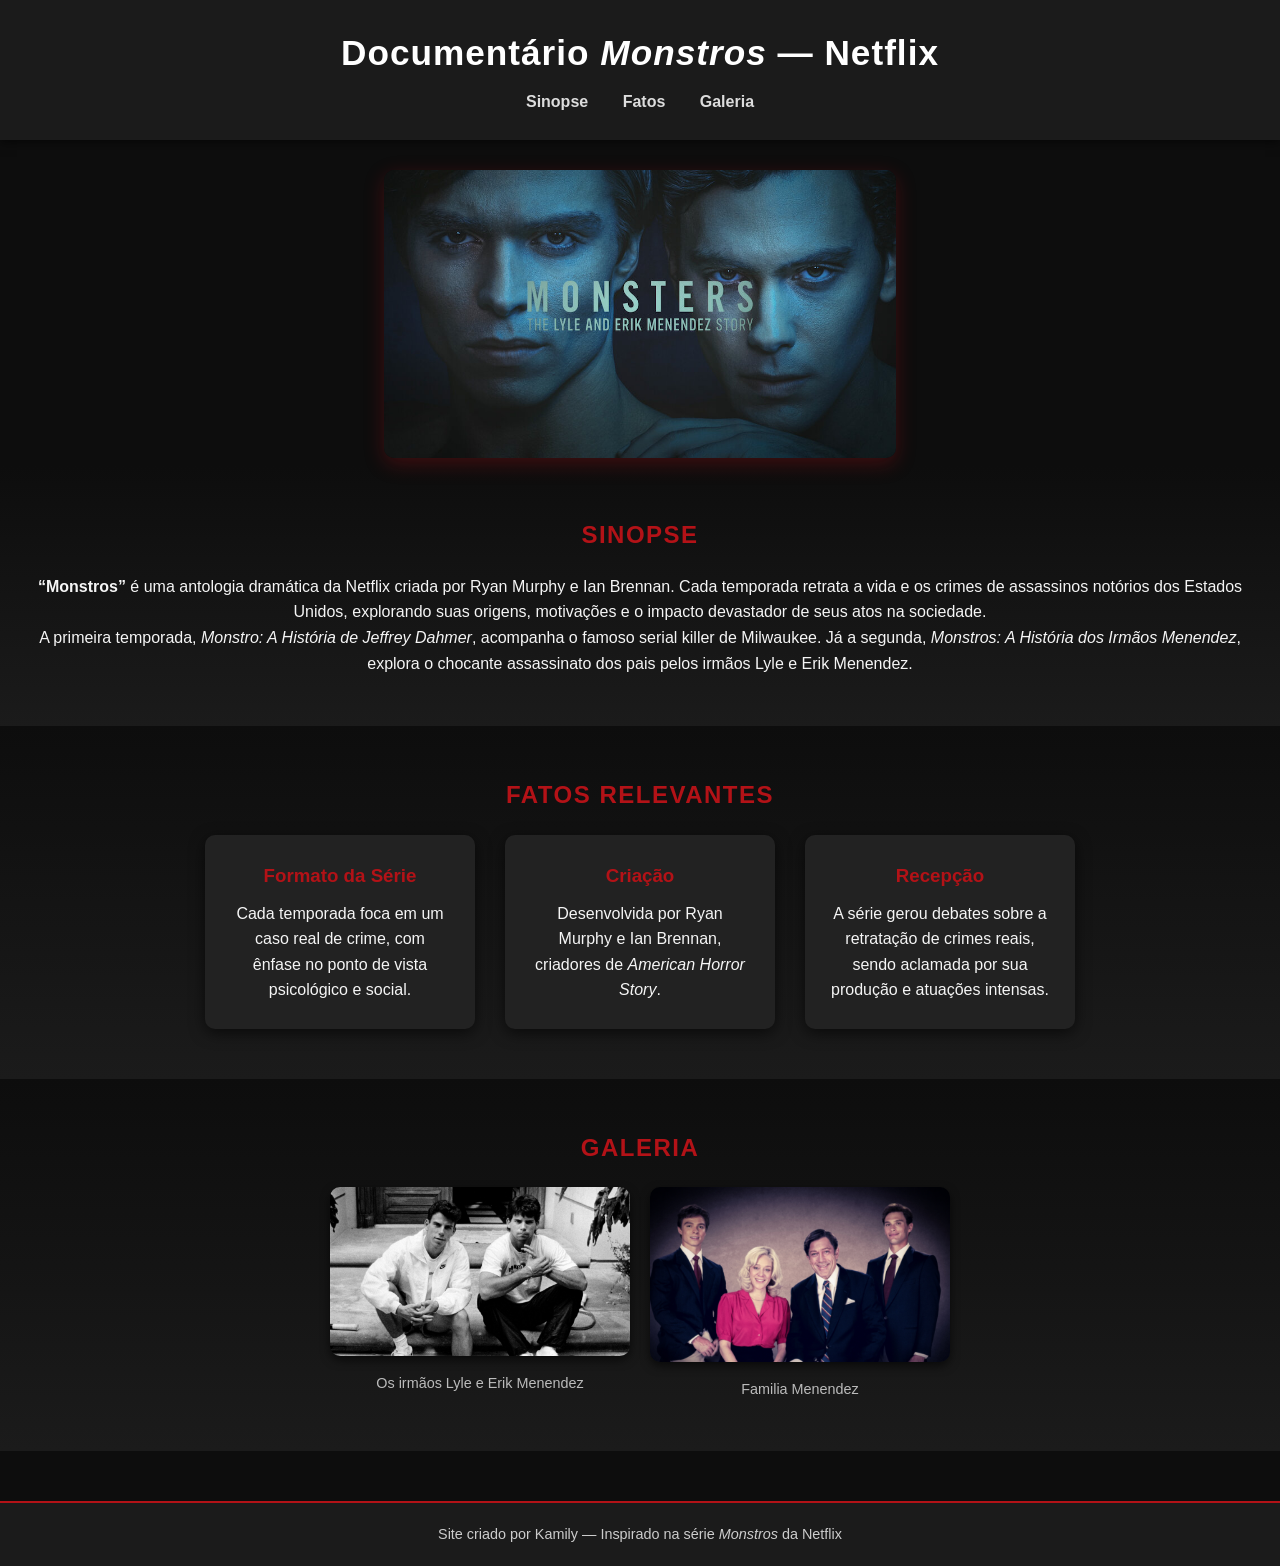
<file: monstro.html>
<!DOCTYPE html>
<html lang="pt-br">
<head>
    <meta charset="UTF-8">
    <meta name="viewport" content="width=device-width, initial-scale=1.0">
    <title>Documentário Monstros — Netflix</title>
    <meta name="description" content="Página sobre o documentário Monstros da Netflix: sinopse, fatos e galeria.">
    <meta name="author" content="Kamily">
    <link rel="icon" href="favicon.ico" type="image/x-icon">
    <link rel="stylesheet" href="monstro.css">
</head>
<body>
    <a href="#sinopse" class="skip-link">Ir para o conteúdo principal</a>

    <header>
        <h1>Documentário <em>Monstros</em> — Netflix</h1>
        <nav>
            <a href="#sinopse" aria-label="Ir para Sinopse">Sinopse</a>
            <a href="#fatos" aria-label="Ir para Fatos">Fatos</a>
            <a href="#galeria" aria-label="Ir para Galeria">Galeria</a>
        </nav>
    </header>

    <section id="banner">
        <img src="net.jpg" alt="Banner da série Monstros da Netflix">
    </section>

    <main>
        <section id="sinopse" class="conteudo">
            <h2>Sinopse</h2>
            <p>
                <strong>“Monstros”</strong> é uma antologia dramática da Netflix criada por Ryan Murphy e Ian Brennan. 
                Cada temporada retrata a vida e os crimes de assassinos notórios dos Estados Unidos, 
                explorando suas origens, motivações e o impacto devastador de seus atos na sociedade.
            </p>
            <p>
                A primeira temporada, <em>Monstro: A História de Jeffrey Dahmer</em>, acompanha o famoso serial killer de Milwaukee. 
                Já a segunda, <em>Monstros: A História dos Irmãos Menendez</em>, explora o chocante assassinato dos pais pelos irmãos Lyle e Erik Menendez.
            </p>
        </section>

        <section id="fatos" class="conteudo">
            <h2>Fatos Relevantes</h2>
            <div class="cards">
                <article class="card">
                    <h3>Formato da Série</h3>
                    <p>Cada temporada foca em um caso real de crime, com ênfase no ponto de vista psicológico e social.</p>
                </article>
                <article class="card">
                    <h3>Criação</h3>
                    <p>Desenvolvida por Ryan Murphy e Ian Brennan, criadores de <em>American Horror Story</em>.</p>
                </article>
                <article class="card">
                    <h3>Recepção</h3>
                    <p>A série gerou debates sobre a retratação de crimes reais, sendo aclamada por sua produção e atuações intensas.</p>
                </article>
            </div>
        </section>

        <section id="galeria" class="conteudo">
            <h2>Galeria</h2>
            <div class="galeria">
              
                <figure>
                    <img src="irmao.jpg" alt="Cena da temporada sobre os irmãos Menendez">
                    <figcaption>Os irmãos Lyle e Erik Menendez </figcaption>
                </figure>
                <figure>
                    <img src="menendez.jpg" alt="Ryan Murphy, criador da série Monstros">
                    <figcaption>Familia Menendez</figcaption>
                </figure>
            </div>
        </section>
    </main>

    <footer>
        <p>Site criado por Kamily — Inspirado na série <em>Monstros</em> da Netflix</p>
    </footer>
</body>
</html>
</file>
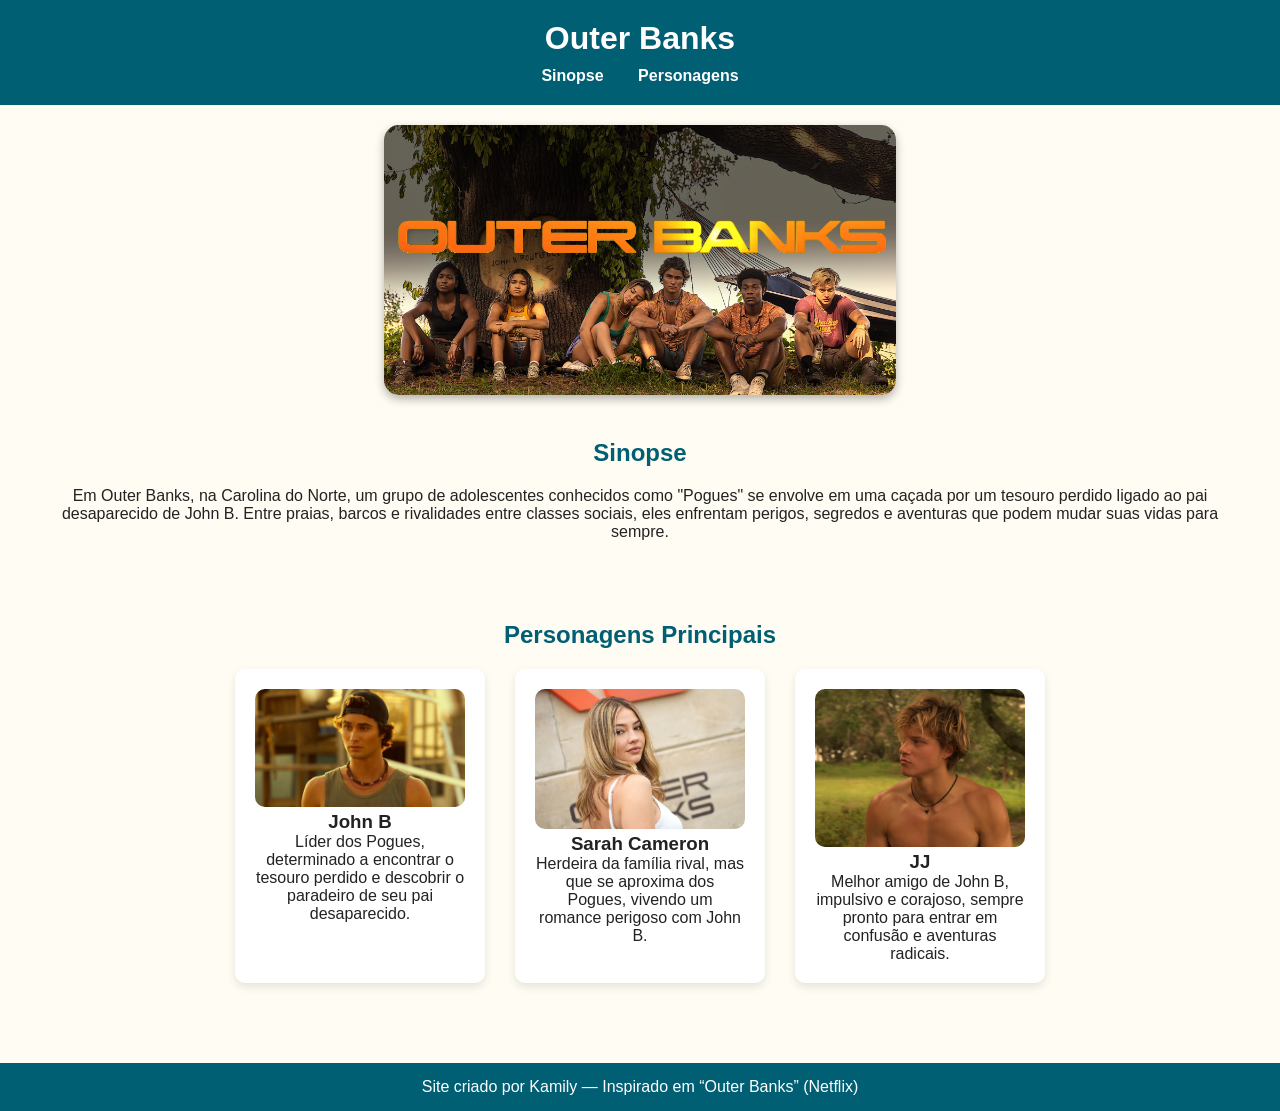
<file: ob.html>
<!DOCTYPE html>
<html lang="pt-br">
<head>
    <meta charset="UTF-8">
    <meta name="viewport" content="width=device-width, initial-scale=1.0">
    <title>Outer Banks - Série</title>
    <link rel="stylesheet" href="ob.css">
</head>
<body>
    <header>
        <h1>Outer Banks</h1>
        <nav>
            <a href="#sinopse">Sinopse</a>
            <a href="#personagens">Personagens</a>
           
        </nav>
    </header>

    <section id="banner">
        <img src="ob.jpg" alt="Banner Outer Banks">
    </section>

    <section id="sinopse" class="conteudo">
        <h2>Sinopse</h2>
        <p>
            Em Outer Banks, na Carolina do Norte, um grupo de adolescentes conhecidos como "Pogues" se envolve em 
            uma caçada por um tesouro perdido ligado ao pai desaparecido de John B. Entre praias, barcos e rivalidades
            entre classes sociais, eles enfrentam perigos, segredos e aventuras que podem mudar suas vidas para sempre.
        </p>
    </section>

    <section id="personagens" class="conteudo">
        <h2>Personagens Principais</h2>
        <div class="cards">
            <div class="card">
                <img src="b.jpg" alt="John B">
                <h3>John B</h3>
                <p>Líder dos Pogues, determinado a encontrar o tesouro perdido e descobrir o paradeiro de seu pai desaparecido.</p>
            </div>
            <div class="card">
                <img src="sarah.jpg" alt="Sarah Cameron">
                <h3>Sarah Cameron</h3>
                <p>Herdeira da família rival, mas que se aproxima dos Pogues, vivendo um romance perigoso com John B.</p>
            </div>
            <div class="card">
                <img src="jj.jpg" alt="JJ">
                <h3>JJ</h3>
                <p>Melhor amigo de John B, impulsivo e corajoso, sempre pronto para entrar em confusão e aventuras radicais.</p>
            </div>
        </div>
    </section>

    

    <footer>
        <p>Site criado por Kamily — Inspirado em “Outer Banks” (Netflix)</p>
    </footer>
</body>
</html>
</file>
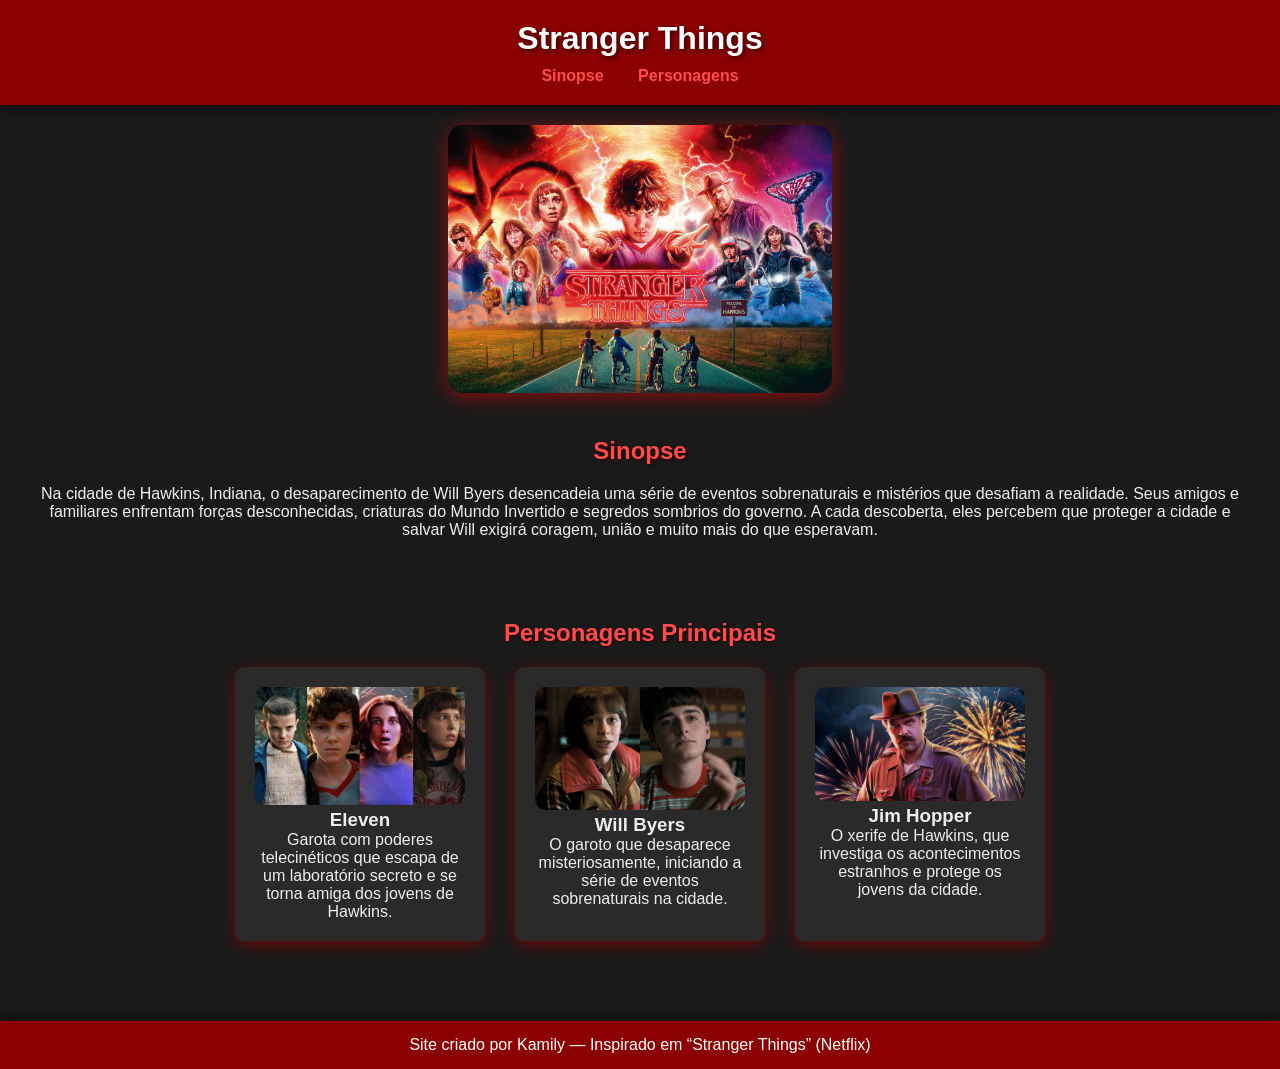
<file: st.html>
<!DOCTYPE html>
<html lang="pt-br">
<head>
    <meta charset="UTF-8">
    <meta name="viewport" content="width=device-width, initial-scale=1.0">
    <title>Stranger Things - Série</title>
    <link rel="stylesheet" href="st.css">
</head>
<body>
    <header>
        <h1>Stranger Things</h1>
        <nav>
            <a href="#sinopse">Sinopse</a>
            <a href="#personagens">Personagens</a>
        </nav>
    </header>

    <section id="banner">
        <img src="st.jpg" alt="Banner Stranger Things">
    </section>

    <section id="sinopse" class="conteudo">
        <h2>Sinopse</h2>
        <p>
            Na cidade de Hawkins, Indiana, o desaparecimento de Will Byers desencadeia uma série de eventos sobrenaturais e mistérios que desafiam a realidade. Seus amigos e familiares enfrentam forças desconhecidas, criaturas do Mundo Invertido e segredos sombrios do governo. A cada descoberta, eles percebem que proteger a cidade e salvar Will exigirá coragem, união e muito mais do que esperavam.
        </p>
    </section>

    <section id="personagens" class="conteudo">
        <h2>Personagens Principais</h2>
        <div class="cards">
            <div class="card">
                <img src="on.jpg" alt="Eleven">
                <h3>Eleven</h3>
                <p>Garota com poderes telecinéticos que escapa de um laboratório secreto e se torna amiga dos jovens de Hawkins.</p>
            </div>
            <div class="card">
                <img src="will.jpg" alt="Will Byers">
                <h3>Will Byers</h3>
                <p>O garoto que desaparece misteriosamente, iniciando a série de eventos sobrenaturais na cidade.</p>
            </div>
            <div class="card">
                <img src="jin.jpg" alt="Jim Hopper">
                <h3>Jim Hopper</h3>
                <p>O xerife de Hawkins, que investiga os acontecimentos estranhos e protege os jovens da cidade.</p>
            </div>
        </div>
    </section>

    <footer>
        <p>Site criado por Kamily — Inspirado em “Stranger Things” (Netflix)</p>
    </footer>
</body>
</html>
</file>
<file: estilo1.css>
* {
    margin: 0;
    padding: 0;
    box-sizing: border-box;
}

body {
    font-family: Arial, sans-serif;
}

/* Cabeçalho */
.cabecalho {
    background-color: #db0f0f;
    color: white;
    display: flex;
    justify-content: space-between;
    align-items: center;
    padding: 8px 20px;
}

.container-esquerda {
    display: flex;
    align-items: center;
    gap: 20px;
}

.logo {
    height: 40px;
   
}

/* Menu principal */
.lista-menu {
    list-style: none;
    display: flex;
    gap: 20px;
}

.lista-menu li {
    position: relative;
}

.lista-menu li a {
    text-decoration: none;
    color: white;
    display: flex;
    align-items: center;
    gap: 8px;
    padding: 8px 12px;
    transition: background 0.3s;
}

.lista-menu li a:hover {
    background-color: #9b0b0b;
    border-radius: 4px;
}

/* Submenu suspenso */
.lista-menu li ul {
    display: none;
    position: absolute;
    top: 100%;
    left: 0;
    list-style: none;
    background-color: #dc1f1f;
    min-width: 180px;
}

.lista-menu li ul li a {
    padding: 10px 15px;
    gap: 8px;
}

.lista-menu li:hover ul {
    display: block;
}

.lista-menu li ul li a:hover {
    background-color: #ddcfcf;
}

/* Ícones à direita */
.container-direita {
    display: flex;
    align-items: center;
    gap: 15px;
}

.container-direita a {
    color: white;
    font-size: 20px;
    text-decoration: none;
}

/* Esconde botão hamburguer (apenas exemplo de responsivo futuro) */
.menu-botao,
.menu-icone {
    display: none;
}
</file>
<file: estilo3.css>
.conteudo{
    padding: 40px;
    background-color: rgb(255, 255, 255);
    font-family: arial, sans-serif;
    color: rgb(0, 0, 0);
}
.introducao{
    text-align: center;
    margin-bottom: 40px;
}
.introducao h1{
    font-size: 2em;
    margin-bottom: 15px;
    color: rgb(201, 39, 39);
}
.introducao p{
    font-size: 1.1em;
    margin-bottom: 20px;
}
.introducao img{
    width: 350px;
    border-radius: 10px;
    width: 50%;
    height: auto;
    display: inline-block;
    border-radius: 15px;
    box-shadow: 0 4px 10px rgba(0,0,0,0.3);
}
.beneficios{
    margin-bottom: 40px;
}
.beneficios h2{
    color: rgb(166, 53, 53);
    margin-bottom: 15px;
}
.beneficios ul{
    list-style: none;
    padding: 0;
}
.beneficios li{
    margin: 10px 0;
    font-size: 1.1em;
}
.beneficios i{
    color: rgb(0, 0, 0);
    margin-right: 10px;
}
.recursos h2{
    color: rgb(255, 72, 0);
    margin-bottom: 20px;
    text-align: center;
}
.cards{
    display: flex;
    justify-content: space-around;
    flex-wrap: wrap;
    gap: 20px;
}
.card{
    background: white;
    padding: 20px;
    border-radius: 12px;
    width: 250px;
    text-align: center;
    box-shadow: 0 4px 10px rgb(255, 72, 0);
    transition: transform 0.3s;
}
.card:hover{
    transform: scale(1.05);
}
.card img{
    width: 200px;
    margin-bottom: 15px;
    
    
}
.card h3{
    margin-bottom: 10px;
    color: rgb(0, 0, 0);
}
.card p{
    font-size: 0.95em;
    margin-bottom: 15px;
}
.card a{
    text-decoration: none;
    color: rgb(255, 255, 255);
    background: rgb(201, 31, 31);
    padding: 8px 15px;
    border-radius: 6px;
    transition: background 0.3s;
}
.card a:hover{
    background: rgb(123, 32, 7);
}
.rodape{
    background-color: rgb(240, 25, 25);
    color: white;
    padding: 20px 0;
    text-align: center;
    margin-top: 40px;
}
.container-rodape{
    max-width: 1200px;
    margin: 0 auto;
}
.links-rodape{
    list-style: none;
    padding: 0;
    margin: 10px 0 0;
    display: flex;
    justify-content: center;
    gap: 20px;
}
.links-rodape a{
    color: white;
    text-decoration: none;
    transition: 0.3s;
}
.links-rodape a:hover{
    color: rgb(255, 255, 255);
}
</file>
<file: amigo.css>
/* Reset geral */
* {
    margin: 0;
    padding: 0;
    box-sizing: border-box;
}

/* Corpo da página */
body {
    font-family: "Poppins", sans-serif;
    background-color: #fff8f0;
    color: #333;
}

/* Header */
header {
    background-color: #ff6f61; /* Cor mais alegre estilo Friends */
    color: white;
    text-align: center;
    padding: 20px;
}

header h1 {
    margin-bottom: 10px;
}

/* Navegação */
nav a {
    color: white;
    margin: 0 15px;
    text-decoration: none;
    font-weight: bold;
    transition: 0.3s;
}

nav a:hover {
    color: #ffef96;
}

/* Banner */
#banner {
    text-align: center;
    margin-top: 20px;
}

#banner img {
    width: 30%;
    height: auto;
    display: inline-block;
    border-radius: 15px;
    box-shadow: 0 4px 10px rgba(0,0,0,0.2);
}

/* Seções de conteúdo */
.conteudo {
    padding: 40px;
    text-align: center;
}

.conteudo h2 {
    color: #ff6f61; /* Cor destacada para títulos */
    margin-bottom: 20px;
}

/* Cards de personagens */
.cards {
    display: flex;
    justify-content: center;
    flex-wrap: wrap;
    gap: 30px;
}

.card {
    background-color: white;
    border-radius: 10px;
    box-shadow: 0 4px 10px rgba(0,0,0,0.1);
    width: 250px;
    padding: 20px;
    transition: transform 0.3s;
}

.card:hover {
    transform: scale(1.05);
}

.card img {
    width: 100%;
    border-radius: 10px;
}

/* Galeria de imagens */
.galeria {
    display: flex;
    justify-content: center;
    flex-wrap: wrap;
    gap: 15px;
}

.galeria img {
    width: 300px;
    border-radius: 10px;
    transition: transform 0.3s;
}

.galeria img:hover {
    transform: scale(1.05);
}

/* Footer */
footer {
    background-color: #ff6f61;
    color: white;
    text-align: center;
    padding: 15px;
    margin-top: 40px;
}

/* Responsividade */
@media (max-width: 768px) {
    #banner img {
        width: 80%;
    }

    .cards {
        flex-direction: column;
        align-items: center;
    }

    .galeria img {
        width: 90%;
    }
}
</file>
<file: enrolados.css>
@import url('https://fonts.googleapis.com/css2?family=Poppins:wght@300;500;700&display=swap');

* {
    margin: 0;
    padding: 0;
    box-sizing: border-box;
}

body {
    font-family: "Poppins", sans-serif;
    background-color: #fff8f0;
    color: #333;
}

header {
    background-color: #b987f0;
    color: white;
    text-align: center;
    padding: 20px;
}

header h1 {
    margin-bottom: 10px;
}

nav a {
    color: white;
    margin: 0 15px;
    text-decoration: none;
    font-weight: bold;
    transition: 0.3s;
}

nav a:hover {
    color: #ffef96;
}

#banner img {
    width: 50%;
    height: auto;
    display: block;
}
#banner {
    text-align: center;
    margin-top: 20px;
}

#banner img {
    width: 50%;
    height: auto;
    display: inline-block; /* Para permitir centralização dentro do text-align */
    border-radius: 15px;   /* Bordas arredondadas (opcional) */
    box-shadow: 0 4px 10px rgba(0,0,0,0.2); /* Sombrinha leve */
}

.conteudo {
    padding: 40px;
    text-align: center;
}

.conteudo h2 {
    color: #7a4fc9;
    margin-bottom: 20px;
}

.cards {
    display: flex;
    justify-content: center;
    flex-wrap: wrap;
    gap: 30px;
}

.card {
    background-color: white;
    border-radius: 10px;
    box-shadow: 0 4px 10px rgba(0,0,0,0.1);
    width: 250px;
    padding: 20px;
    transition: transform 0.3s;
}

.card:hover {
    transform: scale(1.05);
}

.card img {
    width: 100%;
    border-radius: 10px;
}

.galeria {
    display: flex;
    justify-content: center;
    flex-wrap: wrap;
    gap: 15px;
}

.galeria img {
    width: 300px;
    border-radius: 10px;
    transition: transform 0.3s;
}

.galeria img:hover {
    transform: scale(1.05);
}

footer {
    background-color: #b987f0;
    color: white;
    text-align: center;
    padding: 15px;
    margin-top: 40px;
}
* {
    margin: 0;
    padding: 0;
    box-sizing: border-box;
}

body {
    font-family: "Poppins", sans-serif;
    background-color: #fff8f0;
    color: #333;
}

header {
    background-color: #b987f0;
    color: white;
    text-align: center;
    padding: 20px;
}

header h1 {
    margin-bottom: 10px;
}

nav a {
    color: white;
    margin: 0 15px;
    text-decoration: none;
    font-weight: bold;
    transition: 0.3s;
}

nav a:hover {
    color: #ffef96;
}

#banner img {
    width: 50%;
    height: auto;
    display: block;
}
#banner {
    text-align: center;
    margin-top: 20px;
}

#banner img {
    width: 50%;
    height: auto;
    display: inline-block; /* Para permitir centralização dentro do text-align */
    border-radius: 15px;   /* Bordas arredondadas (opcional) */
    box-shadow: 0 4px 10px rgba(0,0,0,0.2); /* Sombrinha leve */
}

.conteudo {
    padding: 40px;
    text-align: center;
}

.conteudo h2 {
    color: #7a4fc9;
    margin-bottom: 20px;
}

.cards {
    display: flex;
    justify-content: center;
    flex-wrap: wrap;
    gap: 30px;
}

.card {
    background-color: white;
    border-radius: 10px;
    box-shadow: 0 4px 10px rgba(0,0,0,0.1);
    width: 250px;
    padding: 20px;
    transition: transform 0.3s;
}

.card:hover {
    transform: scale(1.05);
}

.card img {
    width: 100%;
    border-radius: 10px;
}

.galeria {
    display: flex;
    justify-content: center;
    flex-wrap: wrap;
    gap: 15px;
}

.galeria img {
    width: 300px;
    border-radius: 10px;
    transition: transform 0.3s;
}

.galeria img:hover {
    transform: scale(1.05);
}

footer {
    background-color: #b987f0;
    color: white;
    text-align: center;
    padding: 15px;
    margin-top: 40px;
}
</file>
<file: gg.css>
* {
    margin: 0;
    padding: 0;
    box-sizing: border-box;
}

body {
    font-family: "Poppins", sans-serif;
    background-color: #fff8f0; /* tom acolhedor */
    color: #333;
}

header {
    background-color: #f4a261; /* tom pastel aconchegante */
    color: white;
    text-align: center;
    padding: 20px;
}

header h1 {
    margin-bottom: 10px;
}

nav a {
    color: white;
    margin: 0 15px;
    text-decoration: none;
    font-weight: bold;
    transition: 0.3s;
}

nav a:hover {
    color: #2a9d8f; /* contraste agradável */
}

#banner {
    text-align: center;
    margin-top: 20px;
}

#banner img {
    width: 40%;
    height: auto;
    display: inline-block;
    border-radius: 15px;
    box-shadow: 0 4px 10px rgba(0,0,0,0.2);
}

.conteudo {
    padding: 40px;
    text-align: center;
}

.conteudo h2 {
    color: #f4a261;
    margin-bottom: 20px;
}

.cards {
    display: flex;
    justify-content: center;
    flex-wrap: wrap;
    gap: 30px;
}

.card {
    background-color: white;
    border-radius: 10px;
    box-shadow: 0 4px 10px rgba(0,0,0,0.1);
    width: 250px;
    padding: 20px;
    transition: transform 0.3s;
}

.card:hover {
    transform: scale(1.05);
}

.card img {
    width: 100%;
    border-radius: 10px;
}

.galeria {
    display: flex;
    justify-content: center;
    flex-wrap: wrap;
    gap: 15px;
    margin-top: 30px;
}

.galeria img {
    width: 300px;
    border-radius: 10px;
    transition: transform 0.3s;
}

.galeria img:hover {
    transform: scale(1.05);
}

footer {
    background-color: #f4a261;
    color: white;
    text-align: center;
    padding: 15px;
    margin-top: 40px;
}
</file>
<file: hotel.css>
@import url('https://fonts.googleapis.com/css2?family=Poppins:wght@300;500;700&display=swap');

* {
    margin: 0;
    padding: 0;
    box-sizing: border-box;
}

body {
    font-family: "Poppins", sans-serif;
    background-color: #f4f0ff;
    color: #222;
}

header {
    background-color: #4b0082;
    color: white;
    text-align: center;
    padding: 20px;
}

header h1 {
    margin-bottom: 10px;
}

nav a {
    color: white;
    margin: 0 15px;
    text-decoration: none;
    font-weight: bold;
    transition: 0.3s;
}

nav a:hover {
    color: #ffb6c1;
}

#banner {
    text-align: center;
    margin-top: 20px;
}

#banner img {
    width: 50%;
    height: auto;
    display: inline-block;
    border-radius: 15px;
    box-shadow: 0 4px 10px rgba(0,0,0,0.3);
}

.conteudo {
    padding: 40px;
    text-align: center;
}

.conteudo h2 {
    color: #4b0082;
    margin-bottom: 20px;
}

.cards {
    display: flex;
    justify-content: center;
    flex-wrap: wrap;
    gap: 30px;
}

.card {
    background-color: white;
    border-radius: 10px;
    box-shadow: 0 4px 10px rgba(0,0,0,0.1);
    width: 250px;
    padding: 20px;
    transition: transform 0.3s;
}

.card:hover {
    transform: scale(1.05);
}

.card img {
    width: 100%;
    border-radius: 10px;
}

.galeria {
    display: flex;
    justify-content: center;
    flex-wrap: wrap;
    gap: 15px;
}

.galeria img {
    width: 300px;
    border-radius: 10px;
    transition: transform 0.3s;
}

.galeria img:hover {
    transform: scale(1.05);
}

footer {
    background-color: #4b0082;
    color: white;
    text-align: center;
    padding: 15px;
    margin-top: 40px;
}
</file>
<file: romance.css>
body{
    font-family: 'Gill Sans', 'Gill Sans MT', Calibri, 'Trebuchet MS', sans-serif;
    margin: 0;
    background: white;
    color: rgb(0, 0, 0);
}
header{
    background: rgb(240, 190, 216);
    color: rgb(208, 113, 134);
    padding: 20px;
    text-align: center;
}
header h1{
    margin: 0;
    font-size: 2.5rem;
}
header p{
    font-size: 1.2rem;
}
section{
    padding: 30px;
    max-width: 900px;
    margin: auto;
}
h2{
    color: rgb(208, 102, 138);
}
ul{
    list-style: square;
    margin-left: 20px;
}

*{
    margin: 0;
    padding: 0;
    box-sizing: border-box;
}

body{
    font-family: Arial,sans-serif;
}

.cabecalho{
    background-color: rgb(0, 0, 0);
    color: white;
    display: flex;
    justify-content: space-between;
    align-items: center;
    padding: 8px 20px;
}

.container-esquerda{
    display: flex;
    align-items: center;
    gap: 20px;
}

.logo{
    height: 50px;
}

.lista-menu{
    list-style: none;
    display: flex;
    gap: 20px;
}

.lista-menu li{
    position: relative;
}

.lista-menu li a{
    text-decoration: none;
    color: white;
    display: flex;
    align-items: center;
    gap: 8px;
    padding: 8px 12px;
    transition: background 0.3s;
}

.lista-menu li a:houver{
    background-color: rgb(0, 0, 0);
    border-radius: 4px;
}

.lista-menu li ul{
    display: none;
    position: absolute;
    top: 100%;
    left: 0;
    list-style: none;
    background-color: rgb(190, 110, 130);
    min-width: 180px;
}

.lista-menu li ul li a{
    padding: 10px 15px;
    gap: 8px;
}

.lista-menu li:hover ul{
    display: block;
}

.conteudo{
    padding: 40px;
    background-color: rgb(255, 255, 255);
    font-family: arial, sans-serif;
    color: rgb(0, 0, 0);
}
.introducao{
    text-align: center;
    margin-bottom: 40px;
}
.introducao h1{
    font-size: 2em;
    margin-bottom: 15px;
    color: rgb(215, 165, 195);
}
.introducao p{
    font-size: 1.1em;
    margin-bottom: 20px;
}
.introducao img{
    width: 300px;
    border-radius: 10px;
}
.beneficios{
    margin-bottom: 40px;
}
.beneficios h2{
    color: rgb(224, 184, 208);
    margin-bottom: 15px;
}
.beneficios ul{
    list-style: none;
    padding: 0;
}
.beneficios li{
    margin: 10px 0;
    font-size: 1.1em;
}
.beneficios i{
    color: rgb(0, 0, 0);
    margin-right: 10px;
}
.recursos h2{
    color: rgb(190, 51, 150);
    margin-bottom: 20px;
    text-align: center;
}
.cards{
    display: flex;
    justify-content: space-around;
    flex-wrap: wrap;
    gap: 20px;
}
.card{
    background: white;
    padding: 20px;
    border-radius: 12px;
    width: 250px;
    text-align: center;
    box-shadow: 0 4px 10px rgb(226, 181, 217);
    transition: transform 0.3s;
}
.card:hover{
    transform: scale(1.05);
}
.card img{
    width: 200px;
    margin-bottom: 15px;
}
.card h3{
    margin-bottom: 10px;
    color: rgb(0, 0, 0);
}
.card p{
    font-size: 0.95em;
    margin-bottom: 15px;
}
.card a{
    text-decoration: none;
    color: rgb(255, 255, 255);
    background: rgb(127, 25, 86);
    padding: 8px 15px;
    border-radius: 6px;
    transition: background 0.3s;
}
.card a:hover{
    background: rgb(160, 53, 0);
}
.rodape{
    background-color: rgb(255, 72, 0);
    color: white;
    padding: 20px 0;
    text-align: center;
    margin-top: 40px;
}
.container-rodape{
    max-width: 1200px;
    margin: 0 auto;
}
.links-rodape{
    list-style: none;
    padding: 0;
    margin: 10px 0 0;
    display: flex;
    justify-content: center;
    gap: 20px;
}
.links-rodape a{
    color: white;
    text-decoration: none;
    transition: 0.3s;
}
.links-rodape a:hover{
    color: rgb(255, 255, 255);
}
</file>
<file: comedia.css>
body{
    font-family: 'Gill Sans', 'Gill Sans MT', Calibri, 'Trebuchet MS', sans-serif;
    margin: 0;
    background: white;
    color: rgb(0, 0, 0);
}
header{
    background: rgb(135, 197, 238);
    color: rgb(254, 254, 254);
    padding: 20px;
    text-align: center;
}
header h1{
    margin: 0;
    font-size: 2.5rem;
}
header p{
    font-size: 1.2rem;
}
section{
    padding: 30px;
    max-width: 900px;
    margin: auto;
}
h2{
    color: rgb(17, 104, 144);
}
ul{
    list-style: square;
    margin-left: 20px;
}

*{
    margin: 0;
    padding: 0;
    box-sizing: border-box;
}

body{
    font-family: Arial,sans-serif;
}

.cabecalho{
    background-color: rgb(0, 0, 0);
    color: white;
    display: flex;
    justify-content: space-between;
    align-items: center;
    padding: 8px 20px;
}

.container-esquerda{
    display: flex;
    align-items: center;
    gap: 20px;
}

.logo{
    height: 50px;
}

.lista-menu{
    list-style: none;
    display: flex;
    gap: 20px;
}

.lista-menu li{
    position: relative;
}

.lista-menu li a{
    text-decoration: none;
    color: white;
    display: flex;
    align-items: center;
    gap: 8px;
    padding: 8px 12px;
    transition: background 0.3s;
}

.lista-menu li a:houver{
    background-color: rgb(0, 0, 0);
    border-radius: 4px;
}

.lista-menu li ul{
    display: none;
    position: absolute;
    top: 100%;
    left: 0;
    list-style: none;
    background-color: rgb(183, 219, 248);
    min-width: 180px;
}

.lista-menu li ul li a{
    padding: 10px 15px;
    gap: 8px;
}

.lista-menu li:hover ul{
    display: block;
}

.conteudo{
    padding: 40px;
    background-color: rgb(255, 255, 255);
    font-family: arial, sans-serif;
    color: rgb(0, 0, 0);
}
.introducao{
    text-align: center;
    margin-bottom: 40px;
}
.introducao h1{
    font-size: 2em;
    margin-bottom: 15px;
    color: rgb(132, 198, 228);
}
.introducao p{
    font-size: 1.1em;
    margin-bottom: 20px;
}
.introducao img{
    width: 300px;
    border-radius: 10px;
}
.beneficios{
    margin-bottom: 40px;
}
.beneficios h2{
    color: rgb(184, 215, 224);
    margin-bottom: 15px;
}
.beneficios ul{
    list-style: none;
    padding: 0;
}
.beneficios li{
    margin: 10px 0;
    font-size: 1.1em;
}
.beneficios i{
    color: rgb(0, 0, 0);
    margin-right: 10px;
}
.recursos h2{
    color: rgb(32, 60, 94);
    margin-bottom: 20px;
    text-align: center;
}
.cards{
    display: flex;
    justify-content: space-around;
    flex-wrap: wrap;
    gap: 20px;
}
.card{
    background: white;
    padding: 20px;
    border-radius: 12px;
    width: 250px;
    text-align: center;
    box-shadow: 0 4px 10px rgb(134, 176, 192);
    transition: transform 0.3s;
}
.card:hover{
    transform: scale(1.05);
}
.card img{
    width: 200px;
    margin-bottom: 15px;
}
.card h3{
    margin-bottom: 10px;
    color: rgb(0, 0, 0);
}
.card p{
    font-size: 0.95em;
    margin-bottom: 15px;
}
.card a{
    text-decoration: none;
    color: rgb(255, 255, 255);
    background: rgb(40, 65, 97);
    padding: 8px 15px;
    border-radius: 6px;
    transition: background 0.3s;
}
.card a:hover{
    background: rgb(160, 53, 0);
}
.rodape{
    background-color: rgb(255, 72, 0);
    color: white;
    padding: 20px 0;
    text-align: center;
    margin-top: 40px;
}
.container-rodape{
    max-width: 1200px;
    margin: 0 auto;
}
.links-rodape{
    list-style: none;
    padding: 0;
    margin: 10px 0 0;
    display: flex;
    justify-content: center;
    gap: 20px;
}
.links-rodape a{
    color: white;
    text-decoration: none;
    transition: 0.3s;
}
.links-rodape a:hover{
    color: rgb(255, 255, 255);
}
</file>
<file: terror.css>
body{
    font-family: 'Gill Sans', 'Gill Sans MT', Calibri, 'Trebuchet MS', sans-serif;
    margin: 0;
    background: white;
    color: rgb(0, 0, 0);
}
header{
    background: rgb(217, 27, 27);
    color: rgb(0, 0, 0);
    padding: 20px;
    text-align: center;
}
header h1{
    margin: 0;
    font-size: 2.5rem;
}
header p{
    font-size: 1.2rem;
}
section{
    padding: 30px;
    max-width: 900px;
    margin: auto;
}
h2{
    color: rgb(0, 0, 0);
}
ul{
    list-style: square;
    margin-left: 20px;
}

*{
    margin: 0;
    padding: 0;
    box-sizing: border-box;
}

body{
    font-family: Arial,sans-serif;
}

.cabecalho{
    background-color: rgb(0, 0, 0);
    color: white;
    display: flex;
    justify-content: space-between;
    align-items: center;
    padding: 8px 20px;
}

.container-esquerda{
    display: flex;
    align-items: center;
    gap: 20px;
}

.logo{
    height: 50px;
}

.lista-menu{
    list-style: none;
    display: flex;
    gap: 20px;
}

.lista-menu li{
    position: relative;
}

.lista-menu li a{
    text-decoration: none;
    color: white;
    display: flex;
    align-items: center;
    gap: 8px;
    padding: 8px 12px;
    transition: background 0.3s;
}

.lista-menu li a:houver{
    background-color: rgb(0, 0, 0);
    border-radius: 4px;
}

.lista-menu li ul{
    display: none;
    position: absolute;
    top: 100%;
    left: 0;
    list-style: none;
    background-color: rgb(235, 133, 133);
    min-width: 180px;
}

.lista-menu li ul li a{
    padding: 10px 15px;
    gap: 8px;
}

.lista-menu li:hover ul{
    display: block;
}

.conteudo{
    padding: 40px;
    background-color: rgb(255, 255, 255);
    font-family: arial, sans-serif;
    color: rgb(0, 0, 0);
}
.introducao{
    text-align: center;
    margin-bottom: 40px;
}
.introducao h1{
    font-size: 2em;
    margin-bottom: 15px;
    color: rgb(170, 31, 31);
}
.introducao p{
    font-size: 1.1em;
    margin-bottom: 20px;
}
.introducao img{
    width: 300px;
    border-radius: 10px;
}
.beneficios{
    margin-bottom: 40px;
}
.beneficios h2{
    color: rgb(94, 7, 7);
    margin-bottom: 15px;
}
.beneficios ul{
    list-style: none;
    padding: 0;
}
.beneficios li{
    margin: 10px 0;
    font-size: 1.1em;
}
.beneficios i{
    color: rgb(0, 0, 0);
    margin-right: 10px;
}
.recursos h2{
    color: rgb(69, 14, 14);
    margin-bottom: 20px;
    text-align: center;
}
.cards{
    display: flex;
    justify-content: space-around;
    flex-wrap: wrap;
    gap: 20px;
}
.card{
    background: white;
    padding: 20px;
    border-radius: 12px;
    width: 250px;
    text-align: center;
    box-shadow: 0 4px 10px rgb(82, 4, 4);
    transition: transform 0.3s;
}
.card:hover{
    transform: scale(1.05);
}
.card img{
    width: 200px;
    margin-bottom: 15px;
}
.card h3{
    margin-bottom: 10px;
    color: rgb(0, 0, 0);
}
.card p{
    font-size: 0.95em;
    margin-bottom: 15px;
}
.card a{
    text-decoration: none;
    color: rgb(255, 255, 255);
    background: rgb(80, 20, 20);
    padding: 8px 15px;
    border-radius: 6px;
    transition: background 0.3s;
}
.card a:hover{
    background: rgb(160, 53, 0);
}
.rodape{
    background-color: rgb(255, 72, 0);
    color: white;
    padding: 20px 0;
    text-align: center;
    margin-top: 40px;
}
.container-rodape{
    max-width: 1200px;
    margin: 0 auto;
}
.links-rodape{
    list-style: none;
    padding: 0;
    margin: 10px 0 0;
    display: flex;
    justify-content: center;
    gap: 20px;
}
.links-rodape a{
    color: white;
    text-decoration: none;
    transition: 0.3s;
}
.links-rodape a:hover{
    color: rgb(255, 255, 255);
}
</file>
<file: jefry.css>
/* Reset geral */
* {
    margin: 0;
    padding: 0;
    box-sizing: border-box;
}

/* Corpo da página */
body {
    font-family: "Poppins", sans-serif;
    background-color: #1a1a1a;
    color: #eee;
}

/* Header */
header {
    background-color: #333;
    color: white;
    text-align: center;
    padding: 20px;
}

header h1 {
    margin-bottom: 10px;
}

/* Navegação */
nav a {
    color: #eee;
    margin: 0 15px;
    text-decoration: none;
    font-weight: bold;
    transition: 0.3s;
}

nav a:hover {
    color: #ff4c4c;
}

/* Banner */
#banner {
    text-align: center;
    margin-top: 20px;
}

#banner img {
    width: 30%;
    height: auto;
    display: inline-block;
    border-radius: 10px;
    box-shadow: 0 4px 15px rgba(0,0,0,0.5);
}

/* Seções de conteúdo */
.conteudo {
    padding: 40px;
    text-align: center;
}

.conteudo h2 {
    color: #ff4c4c;
    margin-bottom: 20px;
}

/* Cards de fatos */
.cards {
    display: flex;
    justify-content: center;
    flex-wrap: wrap;
    gap: 30px;
}

.card {
    background-color: #222;
    border-radius: 10px;
    box-shadow: 0 4px 10px rgba(0,0,0,0.5);
    width: 250px;
    padding: 20px;
    transition: transform 0.3s;
}

.card:hover {
    transform: scale(1.05);
}

.card h3 {
    color: #ff4c4c;
}

/* Galeria de imagens */
.galeria {
    display: flex;
    justify-content: center;
    flex-wrap: wrap;
    gap: 15px;
}

.galeria img {
    width: 300px;
    border-radius: 10px;
    transition: transform 0.3s;
}

.galeria img:hover {
    transform: scale(1.05);
}

/* Footer */
footer {
    background-color: #333;
    color: white;
    text-align: center;
    padding: 15px;
    margin-top: 40px;
}

/* Responsividade */
@media (max-width: 768px) {
    #banner img {
        width: 80%;
    }

    .cards {
        flex-direction: column;
        align-items: center;
    }

    .galeria img {
        width: 90%;
    }
}
</file>
<file: miranha.css>
@import url('https://fonts.googleapis.com/css2?family=Poppins:wght@300;500;700&display=swap');

* {
    margin: 0;
    padding: 0;
    box-sizing: border-box;
}

body {
    font-family: "Poppins", sans-serif;
    background-color: #fff3f3;
    color: #222;
}

header {
    background-color: #b30000;
    color: white;
    text-align: center;
    padding: 20px;
}

header h1 {
    margin-bottom: 10px;
}

nav a {
    color: white;
    margin: 0 15px;
    text-decoration: none;
    font-weight: bold;
    transition: 0.3s;
}

nav a:hover {
    color: #ffd700;
}

#banner {
    text-align: center;
    margin-top: 20px;
}

#banner img {
    width: 50%;
    height: auto;
    display: inline-block;
    border-radius: 15px;
    box-shadow: 0 4px 10px rgba(0,0,0,0.3);
}

.conteudo {
    padding: 40px;
    text-align: center;
}

.conteudo h2 {
    color: #b30000;
    margin-bottom: 20px;
}

.cards {
    display: flex;
    justify-content: center;
    flex-wrap: wrap;
    gap: 30px;
}

.card {
    background-color: white;
    border-radius: 10px;
    box-shadow: 0 4px 10px rgba(0,0,0,0.1);
    width: 250px;
    padding: 20px;
    transition: transform 0.3s;
}

.card:hover {
    transform: scale(1.05);
}

.card img {
    width: 100%;
    border-radius: 10px;
}

.galeria {
    display: flex;
    justify-content: center;
    flex-wrap: wrap;
    gap: 15px;
}

.galeria img {
    width: 300px;
    border-radius: 10px;
    transition: transform 0.3s;
}

.galeria img:hover {
    transform: scale(1.05);
}

footer {
    background-color: #b30000;
    color: white;
    text-align: center;
    padding: 15px;
    margin-top: 40px;
}
</file>
<file: monstro.css>
/* Reset básico */
* {
    margin: 0;
    padding: 0;
    box-sizing: border-box;
}

/* Corpo da página */
body {
    font-family: "Poppins", sans-serif;
    background-color: #0d0d0d;
    color: #f5f5f5;
    line-height: 1.6;
}

/* Header */
header {
    background-color: #1b1b1b;
    color: white;
    text-align: center;
    padding: 25px 15px;
    box-shadow: 0 2px 10px rgba(0, 0, 0, 0.6);
}

header h1 {
    font-size: 2.2em;
    margin-bottom: 8px;
    letter-spacing: 1px;
}

/* Navegação */
nav a {
    color: #ddd;
    margin: 0 15px;
    text-decoration: none;
    font-weight: bold;
    transition: color 0.3s, border-bottom 0.3s;
    border-bottom: 2px solid transparent;
}

nav a:hover {
    color: #b31217;
    border-bottom: 2px solid #b31217;
}

/* Banner */
#banner {
    text-align: center;
    margin-top: 30px;
}

#banner img {
    width: 40%;
    max-width: 700px;
    height: auto;
    border-radius: 10px;
    box-shadow: 0 6px 20px rgba(179, 18, 23, 0.3);
}

/* Seções de conteúdo */
.conteudo {
    padding: 50px 20px;
    text-align: center;
    background: linear-gradient(to bottom, #0d0d0d, #1b1b1b);
}

.conteudo h2 {
    color: #b31217;
    margin-bottom: 20px;
    text-transform: uppercase;
    letter-spacing: 1.5px;
}

/* Cards de fatos */
.cards {
    display: flex;
    justify-content: center;
    flex-wrap: wrap;
    gap: 30px;
}

.card {
    background-color: #222;
    border-radius: 10px;
    box-shadow: 0 4px 15px rgba(0, 0, 0, 0.6);
    width: 270px;
    padding: 25px;
    transition: transform 0.3s, box-shadow 0.3s, border 0.3s;
    border: 1px solid transparent;
}

.card:hover {
    transform: translateY(-5px);
    box-shadow: 0 8px 25px rgba(185, 18, 23, 0.4);
    border: 1px solid #b31217;
}

.card h3 {
    color: #b31217;
    margin-bottom: 10px;
}

/* Galeria de imagens */
.galeria {
    display: flex;
    justify-content: center;
    flex-wrap: wrap;
    gap: 20px;
}

.galeria figure {
    text-align: center;
}

.galeria img {
    width: 300px;
    border-radius: 10px;
    transition: transform 0.3s, box-shadow 0.3s;
    box-shadow: 0 4px 10px rgba(0, 0, 0, 0.6);
}

.galeria img:hover {
    transform: scale(1.05);
    box-shadow: 0 0 25px rgba(201, 162, 39, 0.3);
}

.galeria figcaption {
    margin-top: 8px;
    font-size: 0.9em;
    color: #bbb;
}

/* Footer */
footer {
    background-color: #1b1b1b;
    color: #ccc;
    text-align: center;
    padding: 20px;
    margin-top: 50px;
    font-size: 0.9em;
    border-top: 2px solid #b31217;
}

/* Link de acessibilidade (skip link) */
.skip-link {
    position: absolute;
    left: -999px;
    top: auto;
}
.skip-link:focus {
    left: 10px;
    top: 10px;
    background: #b31217;
    color: white;
    padding: 10px;
    border-radius: 5px;
    z-index: 1000;
}

/* Responsividade */
@media (max-width: 768px) {
    #banner img {
        width: 90%;
    }

    .cards {
        flex-direction: column;
        align-items: center;
    }

    .galeria img {
        width: 90%;
    }
}
</file>
<file: ob.css>
* {
    margin: 0;
    padding: 0;
    box-sizing: border-box;
}

body {
    font-family: "Poppins", sans-serif;
    background-color: #fefcf3;
    color: #222;
}

header {
    background-color: #005f73;
    color: white;
    text-align: center;
    padding: 20px;
}

header h1 {
    margin-bottom: 10px;
}

nav a {
    color: white;
    margin: 0 15px;
    text-decoration: none;
    font-weight: bold;
    transition: 0.3s;
}

nav a:hover {
    color: #ffd166;
}

#banner {
    text-align: center;
    margin-top: 20px;
}

#banner img {
    width: 40%;
    height: auto;
    display: inline-block;
    border-radius: 15px;
    box-shadow: 0 4px 10px rgba(0,0,0,0.3);
}

.conteudo {
    padding: 40px;
    text-align: center;
}

.conteudo h2 {
    color: #005f73;
    margin-bottom: 20px;
}

.cards {
    display: flex;
    justify-content: center;
    flex-wrap: wrap;
    gap: 30px;
}

.card {
    background-color: white;
    border-radius: 10px;
    box-shadow: 0 4px 10px rgba(0,0,0,0.1);
    width: 250px;
    padding: 20px;
    transition: transform 0.3s;
}

.card:hover {
    transform: scale(1.05);
}

.card img {
    width: 100%;
    border-radius: 10px;
}

.galeria {
    display: flex;
    justify-content: center;
    flex-wrap: wrap;
    gap: 15px;
    margin-top: 30px;
}

.galeria img {
    width: 300px;
    border-radius: 10px;
    transition: transform 0.3s;
}

.galeria img:hover {
    transform: scale(1.05);
}

footer {
    background-color: #005f73;
    color: white;
    text-align: center;
    padding: 15px;
    margin-top: 40px;
}
</file>
<file: st.css>
* {
    margin: 0;
    padding: 0;
    box-sizing: border-box;
}

body {
    font-family: "Poppins", sans-serif;
    background-color: #1a1a1a; /* fundo escuro */
    color: #eee; /* texto claro */
}

header {
    background-color: #8b0000; /* vermelho escuro */
    color: #fff;
    text-align: center;
    padding: 20px;
    box-shadow: 0 4px 10px rgba(0,0,0,0.5);
}

header h1 {
    margin-bottom: 10px;
    text-shadow: 2px 2px 5px #330000; /* sombra vermelha */
}

nav a {
    color: #ff4d4d; /* vermelho mais vivo */
    margin: 0 15px;
    text-decoration: none;
    font-weight: bold;
    transition: 0.3s;
}

nav a:hover {
    color: #ffd700; /* dourado no hover */
    text-shadow: 1px 1px 3px #ff0000;
}

#banner {
    text-align: center;
    margin-top: 20px;
}

#banner img {
    width: 30%;
    height: auto;
    display: inline-block;
    border-radius: 15px;
    box-shadow: 0 4px 20px rgba(255,0,0,0.5); /* sombra vermelha */
}

.conteudo {
    padding: 40px;
    text-align: center;
}

.conteudo h2 {
    color: #ff4d4d;
    margin-bottom: 20px;
    text-shadow: 1px 1px 3px #330000;
}

.cards {
    display: flex;
    justify-content: center;
    flex-wrap: wrap;
    gap: 30px;
}

.card {
    background-color: #2a2a2a; /* card escuro */
    border-radius: 10px;
    box-shadow: 0 4px 15px rgba(139,0,0,0.7); /* sombra vermelha intensa */
    width: 250px;
    padding: 20px;
    transition: transform 0.3s, box-shadow 0.3s;
}

.card:hover {
    transform: scale(1.05);
    box-shadow: 0 6px 20px rgba(255,0,0,0.9);
}

.card img {
    width: 100%;
    border-radius: 10px;
}

.galeria {
    display: flex;
    justify-content: center;
    flex-wrap: wrap;
    gap: 15px;
    margin-top: 30px;
}

.galeria img {
    width: 300px;
    border-radius: 10px;
    transition: transform 0.3s, box-shadow 0.3s;
}

.galeria img:hover {
    transform: scale(1.05);
    box-shadow: 0 6px 20px rgba(255,0,0,0.7);
}

footer {
    background-color: #8b0000;
    color: #fff;
    text-align: center;
    padding: 15px;
    margin-top: 40px;
    box-shadow: 0 -4px 10px rgba(0,0,0,0.5);
}
</file>
